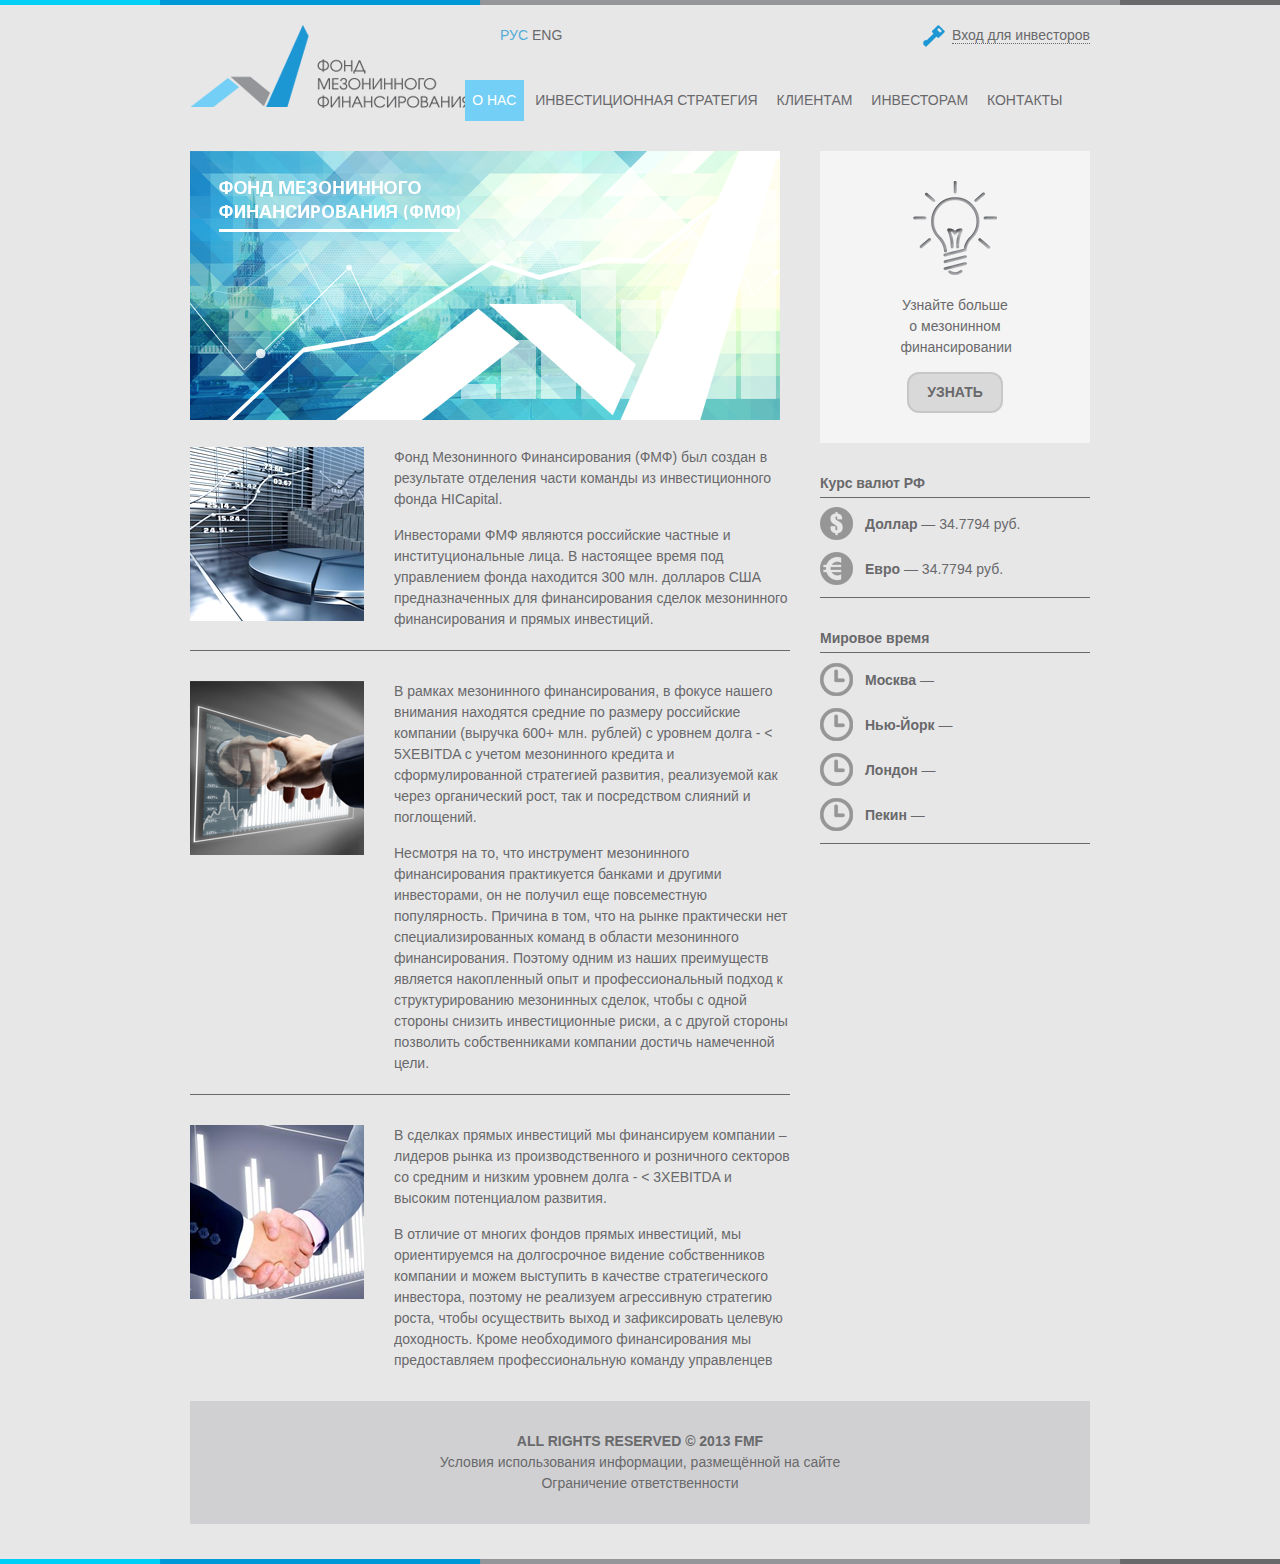
<file: index.html>
<!DOCTYPE html>
<html>
<head>
	<title>FMF</title>
	<meta charset="utf-8">
	<link rel="stylesheet" type="text/css" href="css/main.css">
	<link rel="stylesheet" type="text/css" href="css/dropdown.css">
	<link rel="stylesheet" type="text/css" href="css/grids-min.css">
	<link rel="stylesheet" type="text/css" href="css/jClocksGMT.css">
	<script src="js/jquery-1.10.2.min.js"></script>
	<script src="js/jquery.rotate.js"></script>
	<script src="js/jClocksGMT.js"></script>
	<script src="js/jquery.dropdown.js"></script>
	<script src="js/init.js"></script>
</head>	
<body>
	<div class="wrap">
		<div class="container">
			<header class="header">
	        	<a href="index.html">
	        		<img src="img/logo.png" class="logo left" alt="Logo">
	        	</a>
	        	<div class="lang-switch left">
	        		<a href="" class="lang-active">рус</a>
	        		<a href="">eng</a>
	        	</div>
	        	<div class="login right">
	        		<img src="img/icons/key.png" alt="login" class="login__ico">
	        		<a href="" class="login__link">Вход для инвесторов</a>
	        	</div>
		        <nav class="nav">
		            <ul class="nav__list dropdown">
		                <li class="nav__item">
		                    <a class="nav__link menu-active" href="#" disabled>О нас</a>
		                </li>
		                <li class="nav__item">
		                    <a class="nav__link" href="invest-strategy.html">инвестиционная стратегия</a>
		                    <ul class="sub_menu">
		                    	<li>
		                    		<a href="invest-strategy-mez.html" class="sub_menu__link">Мезонинное финансирование</a>
		                    	</li>
		                    	<li>
		                    		<a href="invest-strategy-direct-invest.html" class="sub_menu__link">Прямые инвестиции</a>
		                    	</li>
		                    </ul>
		                </li>
		                <li class="nav__item">
		                    <a class="nav__link" href="clients.html">клиентам</a>
		                </li>
		                <li class="nav__item">
		                    <a class="nav__link" href="investors.html">инвесторам</a>
		                </li>
		                <li class="nav__item">
		                    <a class="nav__link" href="contacts.html">контакты</a>
		                    <ul class="sub_menu">
		                    	<li>
		                    		<a href="contact-info.html" class="sub_menu__link">Контактная информация</a>
		                    	</li>
		                    	<li>
		                    		<a href="contact-vacancies.html" class="sub_menu__link">Вакансии</a>
		                    	</li>
		                    </ul>
		                </li>
		            </ul>
		        </nav>
		    </header>
			<div class="pure-g-r">
				<div class="pure-u-16-24">
					<img src="img/content/fmf-banner.png" alt="">
					<div class="media">
						<img src="img/content/maket_inner01_0002s_0003_Layer-36.png" alt="" class="media__img">
						<p class="media__text">Фонд Мезонинного Финансирования (ФМФ) был создан в результате отделения части команды из инвестиционного фонда HICapital.</p>

						<p class="media__text">Инвесторами ФМФ являются российские частные и институциональные лица. В настоящее время под управлением фонда находится 300 млн. долларов США предназначенных для финансирования сделок мезонинного финансирования и прямых инвестиций.</p>
					</div>
					<div class="media">
						<img src="img/content/maket_inner01_0002s_0002_Layer-37.png" alt="" class="media__img">
						<div class="media__body">
							<p class="media__text">В рамках мезонинного финансирования, в фокусе нашего внимания находятся средние по размеру российские компании (выручка 600+ млн. рублей) с уровнем долга - < 5ХEBITDA с учетом мезонинного кредита и сформулированной стратегией развития, реализуемой как через органический рост, так и посредством слияний и поглощений.</p>
							
							<p class="media__text">Несмотря на то, что инструмент мезонинного финансирования практикуется банками и другими инвесторами, он не получил еще повсеместную популярность. Причина в том, что на рынке практически нет специализированных команд в области мезонинного финансирования.  Поэтому одним из наших преимуществ является накопленный опыт и профессиональный подход к структурированию мезонинных сделок, чтобы с одной стороны снизить инвестиционные риски, а с другой стороны позволить собственниками компании достичь намеченной цели.</p>
						</div>
					</div>
					<div class="media">
						<img src="img/content/maket_inner01_0002s_0001_Layer-38.png" alt="" class="media__img">
						<p class="media__text">В сделках прямых инвестиций мы финансируем компании – лидеров рынка из производственного и розничного секторов со средним и низким уровнем долга - < 3ХEBITDA и высоким потенциалом развития.</p>

						<p class="media__text">В отличие от многих фондов прямых инвестиций, мы ориентируемся на долгосрочное видение собственников компании и можем выступить в качестве стратегического инвестора, поэтому не реализуем агрессивную стратегию роста, чтобы осуществить выход и зафиксировать целевую доходность.  Кроме необходимого финансирования мы предоставляем профессиональную команду управленцев</p>
					</div>
				</div>
				<div class="pure-u-8-24 padding-left-3">
					<div class="banner">
						<div class="banner__img"></div>
						<p>Узнайте больше о мезонинном финансировании</p>
						<a href="more.html" class="btn">узнать</a>
					</div>
					<div class="key-value">
						<h1 class="key-value__heading">Курс валют РФ</h1>
						<div class="key-value__item">
							<img src="img/content/usd.png" alt="" class="key-value__img">
							<span class="key-value__key">Доллар</span>
							<span class="key-value__value">34.7794 руб.</span>
						</div>
						<div class="key-value__item">
							<img src="img/content/euro.png" alt="" class="key-value__img">
							<span class="key-value__key">Евро</span>
							<span class="key-value__value">34.7794 руб.</span>
						</div>
					</div>
					<div class="key-value">
						<h1 class="key-value__heading">Мировое время</h1>
						<div class="key-value__item">
							<img src="img/content/watch.png" alt="" class="key-value__img">
							<span class="key-value__key">Москва</span>
							<span class="key-value__value">
								<span id="clock_msk" class="clock_container">
									<span class="digital">
										<span class="hr"></span>
										<span class="minute"></span>
									</span>
								</span>
							</span>
						</div>
						<div class="key-value__item">
							<img src="img/content/watch.png" alt="" class="key-value__img">
							<span class="key-value__key">Нью-Йорк</span>
							<span class="key-value__value">
								<span id="clock_ny" class="clock_container">
									<span class="digital">
										<span class="hr"></span>
										<span class="minute"></span>
									</span>
								</span>
							</span>
						</div>
						<div class="key-value__item">
							<img src="img/content/watch.png" alt="" class="key-value__img">
							<span class="key-value__key">Лондон</span>
							<span class="key-value__value">
								<span id="clock_london" class="clock_container">
									<span class="digital">
										<span class="hr"></span>
										<span class="minute"></span>
									</span>
								</span>
							</span>
						</div>
						<div class="key-value__item">
							<img src="img/content/watch.png" alt="" class="key-value__img">
							<span class="key-value__key">Пекин</span>
							<span class="key-value__value">
								<span id="clock_honkong" class="clock_container">
									<span class="digital">
										<span class="hr"></span>
										<span class="minute"></span>
									</span>
								</span>
							</span>
						</div>
					</div>
				</div>
			</div>
			<footer class="footer">
				<p class="cred">All rights reserved &copy; 2013 FMF</p>
				<a href="#" class="footer__link">Условия использования информации, размещённой на сайте</a>
				<a href="#" class="footer__link">Ограничение ответственности</a>
			</footer>
		</div>
	</div>
</body>
</html>
</file>
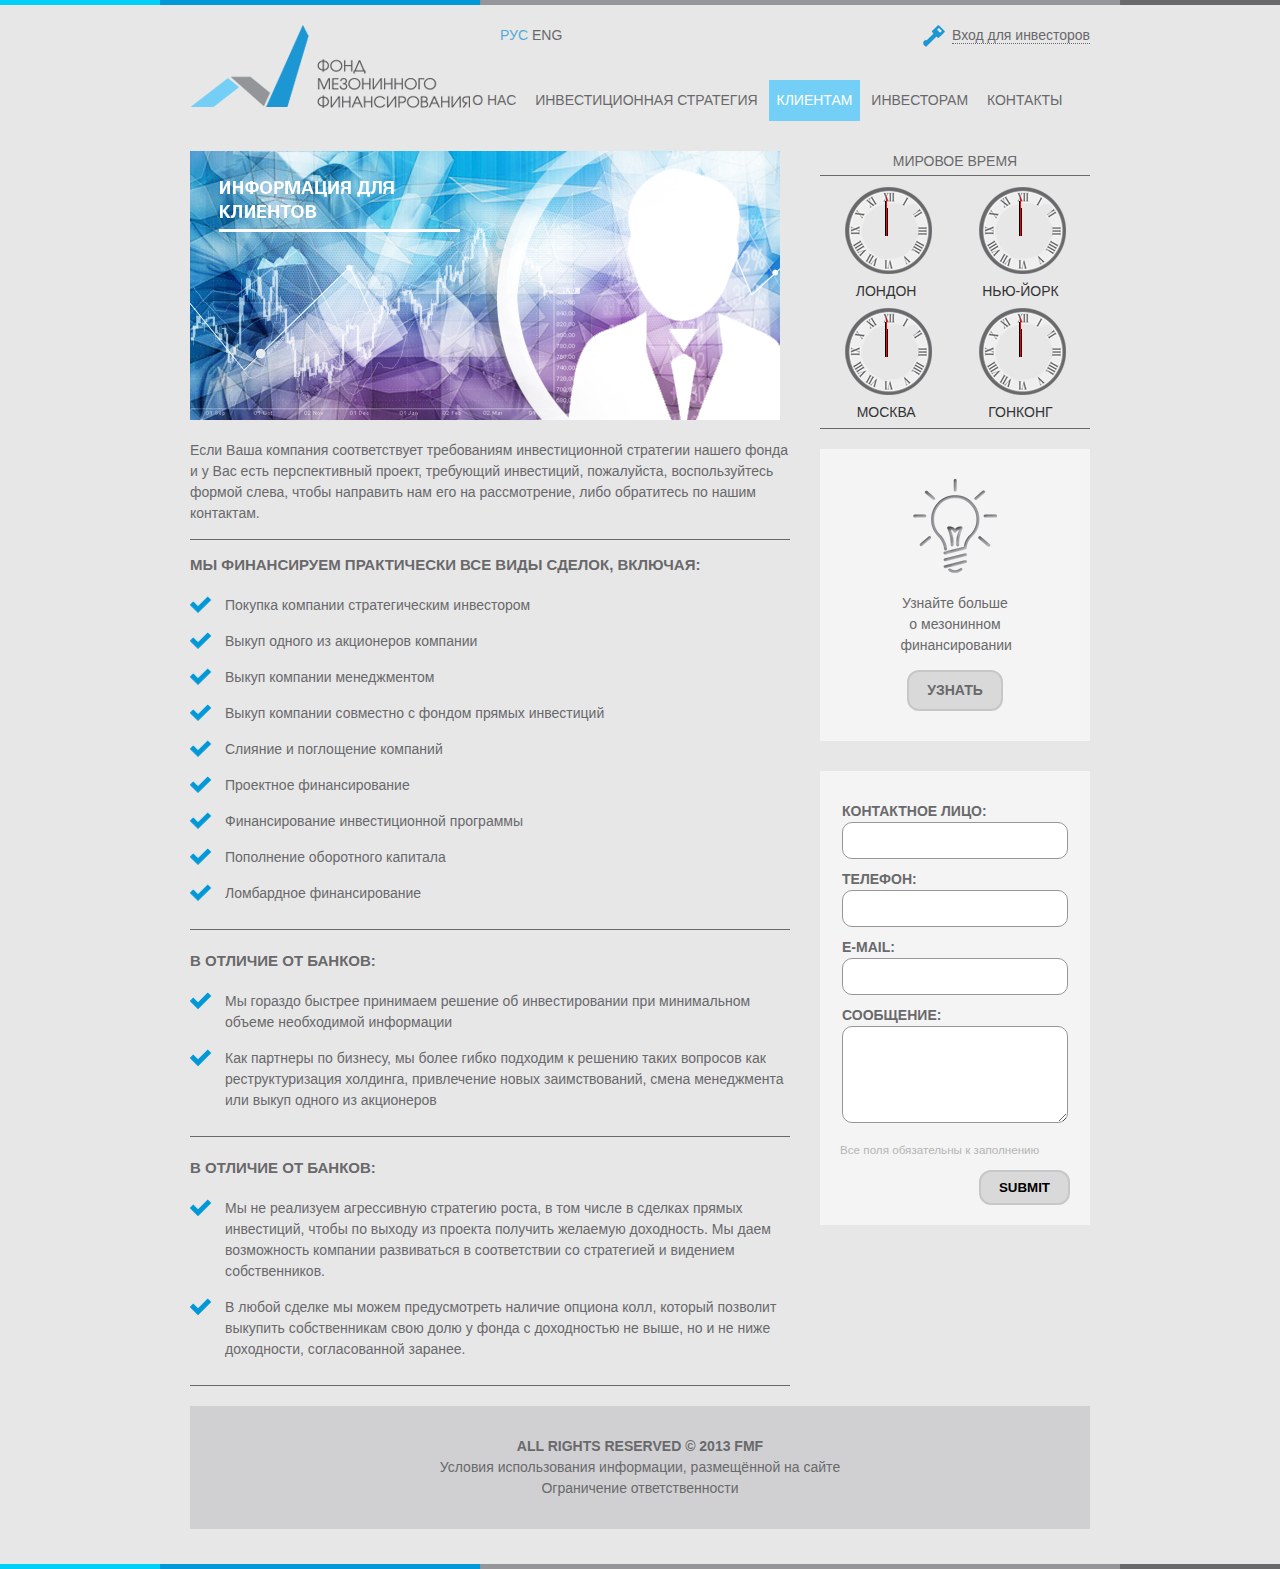
<file: clients.html>
<!DOCTYPE html>
<html>
<head>
	<title>FMF</title>
	<meta charset="utf-8">
	<link rel="stylesheet" type="text/css" href="css/main.css">
	<link rel="stylesheet" type="text/css" href="css/dropdown.css">
	<link rel="stylesheet" type="text/css" href="css/grids-min.css">
	<link rel="stylesheet" type="text/css" href="css/jClocksGMT.css">
	<script src="js/jquery-1.10.2.min.js"></script>
	<script src="js/jquery.rotate.js"></script>
	<script src="js/jClocksGMT.js"></script>
	<script src="js/jquery.dropdown.js"></script>
	<script src="js/init.js"></script>
</head>	
<body>
	<div class="wrap">
		<div class="container">
			<header class="header">
	        	<a href="index.html">
	        		<img src="img/logo.png" class="logo left" alt="Logo">
	        	</a>
	        	<div class="lang-switch left">
	        		<a href="" class="lang-active">рус</a>
	        		<a href="">eng</a>
	        	</div>
	        	<div class="login right">
	        		<img src="img/icons/key.png" alt="login" class="login__ico">
	        		<a href="" class="login__link">Вход для инвесторов</a>
	        	</div>
		        <nav class="nav">
		            <ul class="nav__list dropdown">
		                <li class="nav__item">
		                    <a class="nav__link" href="index.html">О нас</a>
		                </li>
		                <li class="nav__item">
		                    <a class="nav__link" href="invest-strategy.html">инвестиционная стратегия</a>
		                    <ul class="sub_menu">
		                    	<li>
		                    		<a href="invest-strategy-mez.html" class="sub_menu__link">Мезонинное финансирование</a>
		                    	</li>
		                    	<li>
		                    		<a href="invest-strategy-direct-invest.html" class="sub_menu__link">Прямые инвестиции</a>
		                    	</li>
		                    </ul>
		                </li>
		                <li class="nav__item">
		                    <a class="nav__link menu-active" href="clients.html">клиентам</a>
		                </li>
		                <li class="nav__item">
		                    <a class="nav__link" href="investors.html">инвесторам</a>
		                </li>
		                <li class="nav__item">
		                    <a class="nav__link" href="contacts.html">контакты</a>
		                    <ul class="sub_menu">
		                    	<li>
		                    		<a href="contact-info.html" class="sub_menu__link">Контактная информация</a>
		                    	</li>
		                    	<li>
		                    		<a href="contact-vacancies.html" class="sub_menu__link">Вакансии</a>
		                    	</li>
		                    </ul>
		                </li>
		            </ul>
		        </nav>
		    </header>
			<div class="pure-g-r">
				<div class="pure-u-16-24">
					<img src="img/content/clients.png" alt="">
					<p class="p-bordered">Если Ваша компания соответствует требованиям инвестиционной стратегии нашего фонда и у Вас есть перспективный проект, требующий инвестиций, пожалуйста, воспользуйтесь формой слева, чтобы направить нам его на рассмотрение, либо обратитесь по нашим контактам.</p>
					<ul class="list list_bordered">
						<h1 class="list__heading">Мы финансируем практически все виды сделок, включая:</h1>
						<li class="list__item">Покупка компании стратегическим инвестором</li>
						<li class="list__item">Выкуп одного из акционеров компании</li>
						<li class="list__item">Выкуп компании менеджментом</li>
						<li class="list__item">Выкуп компании совместно с фондом прямых инвестиций</li>
						<li class="list__item">Слияние и поглощение компаний</li>
						<li class="list__item">Проектное финансирование</li>
						<li class="list__item">Финансирование инвестиционной программы</li>
						<li class="list__item">Пополнение оборотного капитала</li>
						<li class="list__item">Ломбардное финансирование</li>
					</ul>
					<ul class="list list_bordered">
						<h1 class="list__heading">В отличие от банков:</h1>
						<li class="list__item">Мы гораздо быстрее принимаем решение об инвестировании при минимальном объеме необходимой информации</li>
						<li class="list__item">Как партнеры по бизнесу, мы более гибко подходим к решению таких вопросов как реструктуризация холдинга, привлечение новых заимствований, смена менеджмента или выкуп одного из акционеров</li>
					</ul>
					<ul class="list list_bordered">
						<h1 class="list__heading">В отличие от банков:</h1>
						<li class="list__item">Мы не реализуем агрессивную стратегию роста, в том числе в сделках прямых инвестиций, чтобы по выходу из проекта получить желаемую доходность. Мы даем возможность компании развиваться в соответствии со стратегией и видением собственников.</li>
						<li class="list__item">В любой сделке мы можем предусмотреть наличие опциона колл, который позволит выкупить собственникам свою долю у фонда с доходностью не выше, но и не ниже доходности, согласованной заранее.</li>
					</ul>
				</div>
				<div class="pure-u-8-24 padding-left-3">
					<div class="world-time">
						<h1 class="world-time__heading">Мировое время</h1>
						<div id="clock_london" class="clock_container">
							<div class="clockHolder">
								<div class="rotatingWrapper">
									<img class="hour" src="img/clock/clock_hour.png">
								</div>
								<div class="rotatingWrapper">
									<img class="min" src="img/clock/clock_min.png">
								</div>
								<div class="rotatingWrapper">
									<img class="sec" src="img/clock/clock_sec.png">
								</div>
								<img class="clock" src="img/clock/clock_face.png" />
							</div>
							<div class="lbl">лондон</div>
						</div>
						<div id="clock_ny" class="clock_container">
							<div class="clockHolder">
								<div class="rotatingWrapper">
									<img class="hour" src="img/clock/clock_hour.png">
								</div>
								<div class="rotatingWrapper">
									<img class="min" src="img/clock/clock_min.png">
								</div>
								<div class="rotatingWrapper">
									<img class="sec" src="img/clock/clock_sec.png">
								</div>
								<img class="clock" src="img/clock/clock_face.png" />
							</div>
							<div class="lbl">нью-йорк</div>
						</div>
						<div id="clock_msk" class="clock_container">
							<div class="clockHolder">
								<div class="rotatingWrapper">
									<img class="hour" src="img/clock/clock_hour.png">
								</div>
								<div class="rotatingWrapper">
									<img class="min" src="img/clock/clock_min.png">
								</div>
								<div class="rotatingWrapper">
									<img class="sec" src="img/clock/clock_sec.png">
								</div>
								<img class="clock" src="img/clock/clock_face.png" />
							</div>
							<div class="lbl">москва</div>
						</div>
						<div id="clock_honkong" class="clock_container">
							<div class="clockHolder">
								<div class="rotatingWrapper">
									<img class="hour" src="img/clock/clock_hour.png">
								</div>
								<div class="rotatingWrapper">
									<img class="min" src="img/clock/clock_min.png">
								</div>
								<div class="rotatingWrapper">
									<img class="sec" src="img/clock/clock_sec.png">
								</div>
								<img class="clock" src="img/clock/clock_face.png" />
							</div>
							<div class="lbl">гонконг</div>
						</div>
					</div>
					<div class="banner">
						<div class="banner__img"></div>
						<p>Узнайте больше о мезонинном финансировании</p>
						<a href="more.html" class="btn">узнать</a>
					</div>
					<form action="" class="form">
						<fieldset class="fieldset">
							<label for="contact" class="label">Контактное лицо:</label>
							<input type="text" class="input" id="contact">
							<label for="phone" class="label">Телефон:</label>
							<input type="text" class="input" id="phone">
							<label for="email" class="label">e-mail:</label>
							<input type="text" class="input" id="email">
							<label for="message" class="label">Сообщение:</label>
							<textarea rows="5" type="text" class="textarea" id="message"></textarea>
						</fieldset>
						<small class="small">Все поля обязательны к заполнению</small>
						<input type="submit" class="btn right">
					</form>
				</div>
			</div>
			<footer class="footer">
				<p class="cred">All rights reserved &copy; 2013 FMF</p>
				<a href="#" class="footer__link">Условия использования информации, размещённой на сайте</a>
				<a href="#" class="footer__link">Ограничение ответственности</a>
			</footer>
		</div>
	</div>
</body>
</html>
</file>
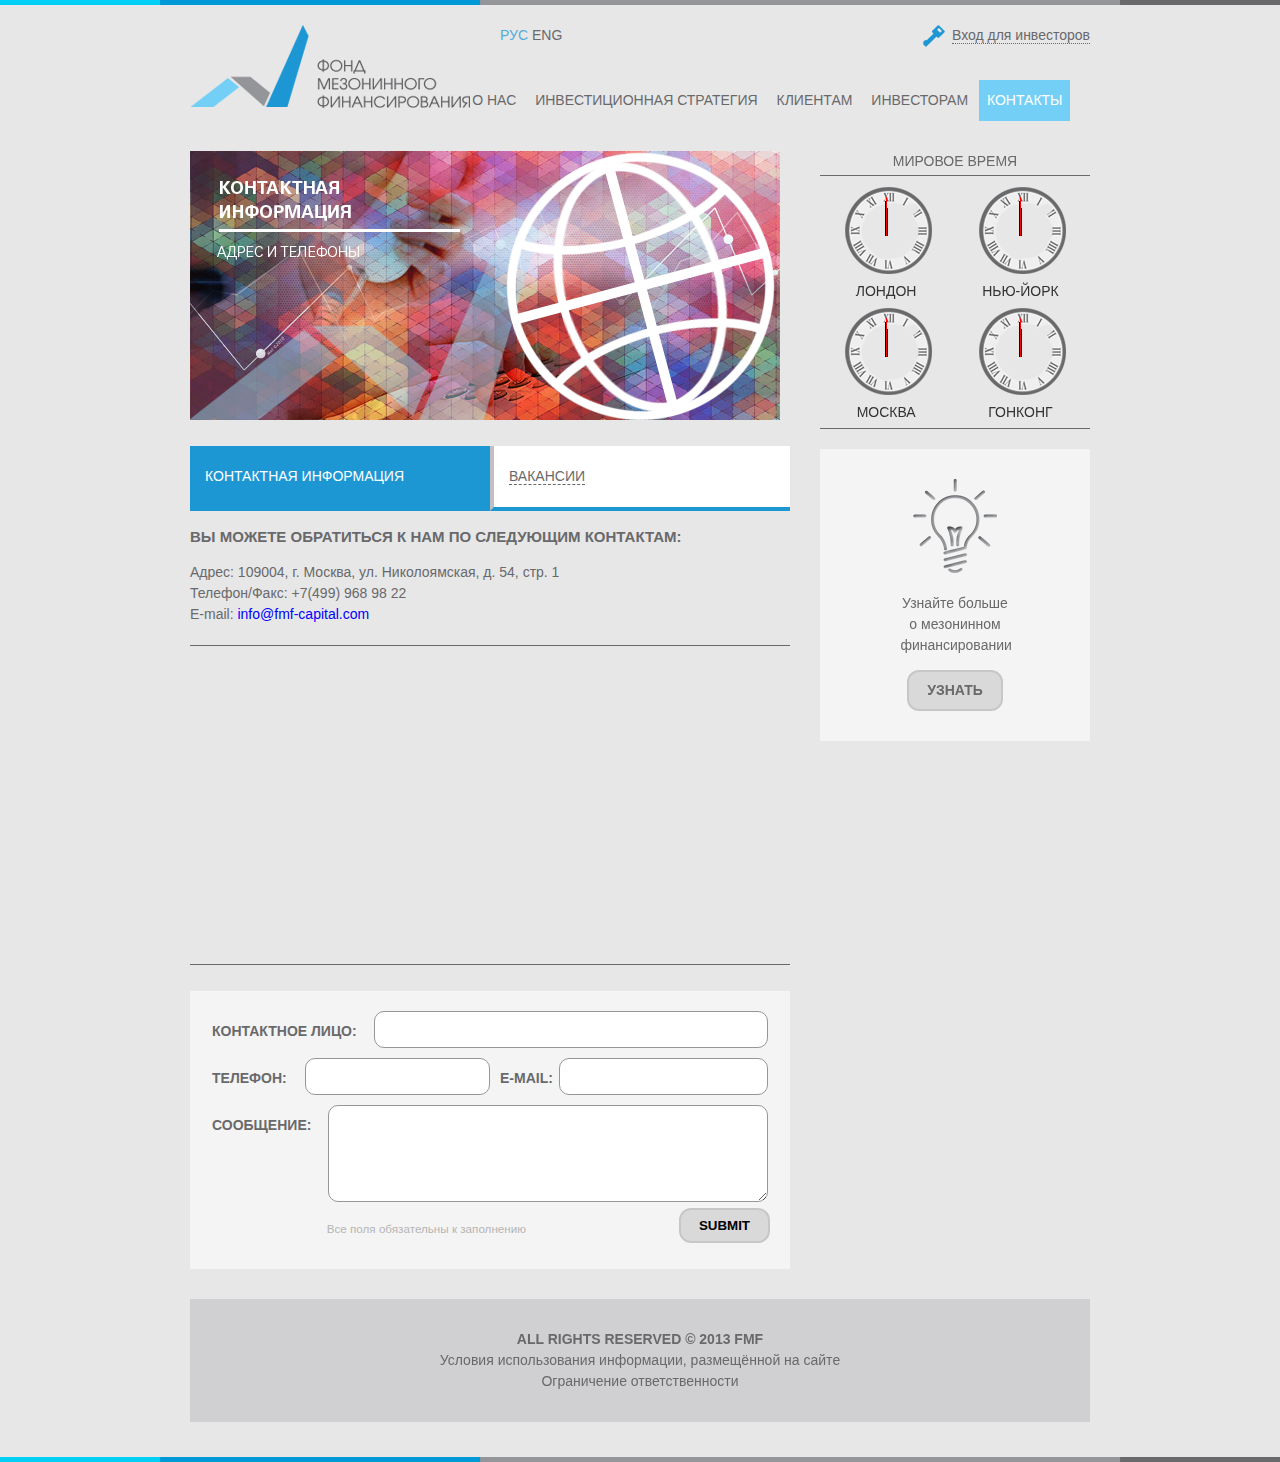
<file: contact-info.html>
<!DOCTYPE html>
<html>
<head>
	<title>FMF</title>
	<meta charset="utf-8">
	<link rel="stylesheet" type="text/css" href="css/main.css">
	<link rel="stylesheet" type="text/css" href="css/dropdown.css">
	<link rel="stylesheet" type="text/css" href="css/grids-min.css">
	<link rel="stylesheet" type="text/css" href="css/jClocksGMT.css">
	<script src="js/jquery-1.10.2.min.js"></script>
	<script src="js/jquery.rotate.js"></script>
	<script src="js/jClocksGMT.js"></script>
	<script src="js/jquery.dropdown.js"></script>
	<script src="js/init.js"></script>
</head>	
<body>
	<div class="wrap">
		<div class="container">
			<header class="header">
	        	<a href="index.html">
	        		<img src="img/logo.png" class="logo left" alt="Logo">
	        	</a>
	        	<div class="lang-switch left">
	        		<a href="" class="lang-active">рус</a>
	        		<a href="">eng</a>
	        	</div>
	        	<div class="login right">
	        		<img src="img/icons/key.png" alt="login" class="login__ico">
	        		<a href="" class="login__link">Вход для инвесторов</a>
	        	</div>
		        <nav class="nav">
		            <ul class="nav__list dropdown">
		                <li class="nav__item">
		                    <a class="nav__link" href="index.html">О нас</a>
		                </li>
		                <li class="nav__item">
		                    <a class="nav__link" href="invest-strategy.html">инвестиционная стратегия</a>
		                    <ul class="sub_menu">
		                    	<li>
		                    		<a href="invest-strategy-mez.html" class="sub_menu__link">Мезонинное финансирование</a>
		                    	</li>
		                    	<li>
		                    		<a href="invest-strategy-direct-invest.html" class="sub_menu__link">Прямые инвестиции</a>
		                    	</li>
		                    </ul>
		                </li>
		                <li class="nav__item">
		                    <a class="nav__link" href="clients.html">клиентам</a>
		                </li>
		                <li class="nav__item">
		                    <a class="nav__link" href="investors.html">инвесторам</a>
		                </li>
		                <li class="nav__item  menu-active">
		                    <a class="nav__link" href="contacts.html">контакты</a>
		                    <ul class="sub_menu">
		                    	<li>
		                    		<a href="contact-info.html" class="sub_menu__link">Контактная информация</a>
		                    	</li>
		                    	<li>
		                    		<a href="contact-vacancies.html" class="sub_menu__link">Вакансии</a>
		                    	</li>
		                    </ul>
		                </li>
		            </ul>
		        </nav>
		    </header>
			<div class="pure-g-r">
				<div class="pure-u-16-24">
					<img src="img/content/contact-info.png" alt="">
					<div class="pure-g-r margin-top-2">
						<div class="pure-u-24-24">
							<div class="tab tab-active">
								<a href="" class="tab__link">Контактная информация</a>
							</div>
							<div class="tab">
								<a href="" class="tab__link">Вакансии</a>
							</div>
						</div>
					</div>
					<h3 class="heading-3">Вы можете обратиться к нам по следующим контактам:</h3>
					<div class="contact">
						<p class="contact__item">Адрес: 109004, г. Москва, ул. Николоямская, д. 54, стр. 1</p>
						<p class="contact__item">Телефон/Факс: +7(499) 968 98 22</p>
						<p class="contact__item">E-mail: <a href="mailto:info@fmf-capital.com">info@fmf-capital.com</a></p>
					</div>
					<iframe class="map margin-bottom-2" src="http://maps.google.com/maps?f=q&amp;source=s_q&amp;hl=en&amp;geocode=&amp;q=Brooklyn,+New+York,+NY,+United+States&amp;aq=0&amp;sll=37.0625,-95.677068&amp;sspn=61.282355,146.513672&amp;ie=UTF8&amp;hq=&amp;hnear=Brooklyn,+Kings,+New+York&amp;ll=40.649974,-73.950005&amp;spn=0.01628,0.025663&amp;z=14&amp;iwloc=A&amp;output=embed"></iframe>
					<form action="" class="form margin-bottom-3">
						<fieldset class="fieldset">
							<div class="pure-g-r">
								<div class="margin-bottom-1 block">
									<div class="pure-u-7-24">
										<label for="contact" class="label">Контактное лицо:</label>
									</div>
									<div class="pure-u-17-24">
										<input type="text" class="input" id="contact">
									</div>
								</div>
								<div class="margin-bottom-1 block">
									<div class="pure-u-4-24">
										<label for="phone" class="label">Телефон:</label>
									</div>
									<div class="pure-u-8-24">
										<input type="text" class="input" id="phone">
									</div>
									<div class="pure-u-3-24">
										<label for="email" class="label padding-left-1">e-mail:</label>
									</div>
									<div class="pure-u-9-24">
										<input type="text" class="input" id="email">
									</div>
								</div>
								<div class="block">
									<div class="pure-u-5-24">
										<label for="message" class="label">Сообщение:</label>
									</div>
									<div class="pure-u-19-24">
										<textarea rows="5" type="text" class="textarea" id="message"></textarea>
									</div>
								</div>
							</div>
						</fieldset>
						<div class="block">
							<div class="pure-u-4-24">
							</div>
							<div class="pure-u-19-24 right">
								<small class="small">Все поля обязательны к заполнению</small>
								<input type="submit" class="btn right">
							</div>
						</div>
					</form>
				</div>
				<div class="pure-u-8-24 padding-left-3">
					<div class="world-time">
						<h1 class="world-time__heading">Мировое время</h1>
						<div id="clock_london" class="clock_container">
							<div class="clockHolder">
								<div class="rotatingWrapper">
									<img class="hour" src="img/clock/clock_hour.png">
								</div>
								<div class="rotatingWrapper">
									<img class="min" src="img/clock/clock_min.png">
								</div>
								<div class="rotatingWrapper">
									<img class="sec" src="img/clock/clock_sec.png">
								</div>
								<img class="clock" src="img/clock/clock_face.png" />
							</div>
							<div class="lbl">лондон</div>
						</div>
						<div id="clock_ny" class="clock_container">
							<div class="clockHolder">
								<div class="rotatingWrapper">
									<img class="hour" src="img/clock/clock_hour.png">
								</div>
								<div class="rotatingWrapper">
									<img class="min" src="img/clock/clock_min.png">
								</div>
								<div class="rotatingWrapper">
									<img class="sec" src="img/clock/clock_sec.png">
								</div>
								<img class="clock" src="img/clock/clock_face.png" />
							</div>
							<div class="lbl">нью-йорк</div>
						</div>
						<div id="clock_msk" class="clock_container">
							<div class="clockHolder">
								<div class="rotatingWrapper">
									<img class="hour" src="img/clock/clock_hour.png">
								</div>
								<div class="rotatingWrapper">
									<img class="min" src="img/clock/clock_min.png">
								</div>
								<div class="rotatingWrapper">
									<img class="sec" src="img/clock/clock_sec.png">
								</div>
								<img class="clock" src="img/clock/clock_face.png" />
							</div>
							<div class="lbl">москва</div>
						</div>
						<div id="clock_honkong" class="clock_container">
							<div class="clockHolder">
								<div class="rotatingWrapper">
									<img class="hour" src="img/clock/clock_hour.png">
								</div>
								<div class="rotatingWrapper">
									<img class="min" src="img/clock/clock_min.png">
								</div>
								<div class="rotatingWrapper">
									<img class="sec" src="img/clock/clock_sec.png">
								</div>
								<img class="clock" src="img/clock/clock_face.png" />
							</div>
							<div class="lbl">гонконг</div>
						</div>
					</div>
					<div class="banner">
						<div class="banner__img"></div>
						<p>Узнайте больше о мезонинном финансировании</p>
						<a href="more.html" class="btn">узнать</a>
					</div>
				</div>
			</div>
			<footer class="footer">
				<p class="cred">All rights reserved &copy; 2013 FMF</p>
				<a href="#" class="footer__link">Условия использования информации, размещённой на сайте</a>
				<a href="#" class="footer__link">Ограничение ответственности</a>
			</footer>
		</div>
	</div>
</body>
</html>
</file>
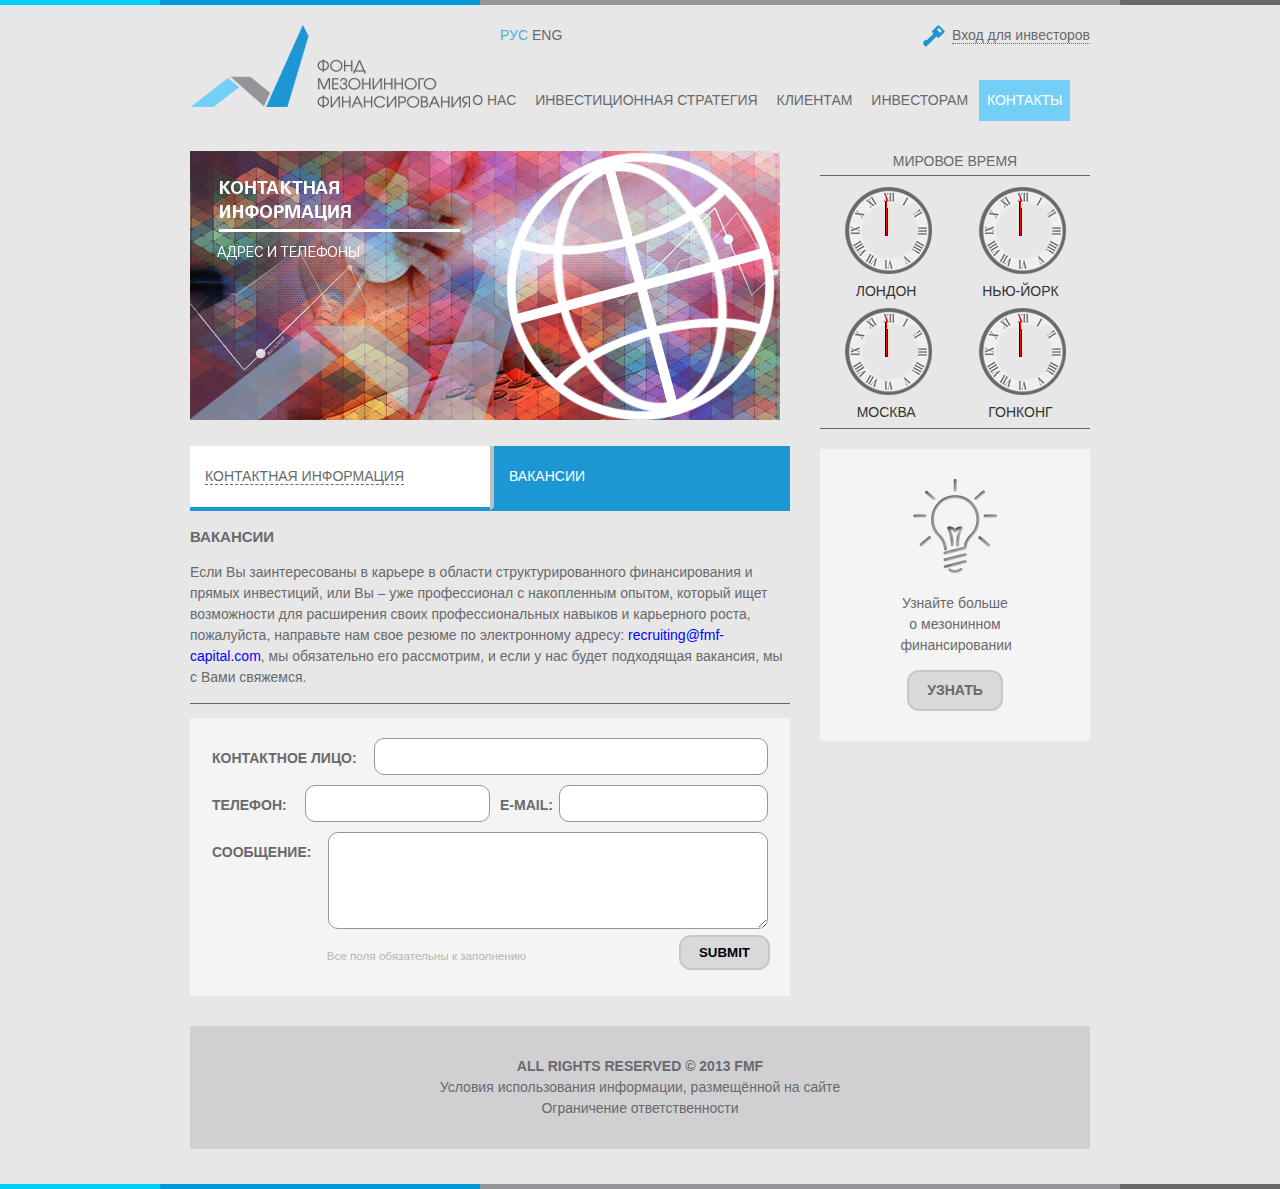
<file: contact-vacancies.html>
<!DOCTYPE html>
<html>
<head>
	<title>FMF</title>
	<meta charset="utf-8">
	<link rel="stylesheet" type="text/css" href="css/main.css">
	<link rel="stylesheet" type="text/css" href="css/dropdown.css">
	<link rel="stylesheet" type="text/css" href="css/grids-min.css">
	<link rel="stylesheet" type="text/css" href="css/jClocksGMT.css">
	<script src="js/jquery-1.10.2.min.js"></script>
	<script src="js/jquery.rotate.js"></script>
	<script src="js/jClocksGMT.js"></script>
	<script src="js/jquery.dropdown.js"></script>
	<script src="js/init.js"></script>
</head>	
<body>
	<div class="wrap">
		<div class="container">
			<header class="header">
	        	<a href="index.html">
	        		<img src="img/logo.png" class="logo left" alt="Logo">
	        	</a>
	        	<div class="lang-switch left">
	        		<a href="" class="lang-active">рус</a>
	        		<a href="">eng</a>
	        	</div>
	        	<div class="login right">
	        		<img src="img/icons/key.png" alt="login" class="login__ico">
	        		<a href="" class="login__link">Вход для инвесторов</a>
	        	</div>
		        <nav class="nav">
		            <ul class="nav__list dropdown">
		                <li class="nav__item">
		                    <a class="nav__link" href="index.html">О нас</a>
		                </li>
		                <li class="nav__item">
		                    <a class="nav__link" href="invest-strategy.html">инвестиционная стратегия</a>
		                    <ul class="sub_menu">
		                    	<li>
		                    		<a href="invest-strategy-mez.html" class="sub_menu__link">Мезонинное финансирование</a>
		                    	</li>
		                    	<li>
		                    		<a href="invest-strategy-direct-invest.html" class="sub_menu__link">Прямые инвестиции</a>
		                    	</li>
		                    </ul>
		                </li>
		                <li class="nav__item">
		                    <a class="nav__link" href="clients.html">клиентам</a>
		                </li>
		                <li class="nav__item">
		                    <a class="nav__link" href="investors.html">инвесторам</a>
		                </li>
		                <li class="nav__item menu-active">
		                    <a class="nav__link" href="contacts.html">контакты</a>
		                    <ul class="sub_menu">
		                    	<li>
		                    		<a href="contact-info.html" class="sub_menu__link">Контактная информация</a>
		                    	</li>
		                    	<li>
		                    		<a href="contact-vacancies.html" class="sub_menu__link" disabled>Вакансии</a>
		                    	</li>
		                    </ul>
		                </li>
		            </ul>
		        </nav>
		    </header>
			<div class="pure-g-r">
				<div class="pure-u-16-24">
					<img src="img/content/contact-info.png" alt="">
					<div class="pure-g-r margin-top-2">
						<div class="pure-u-24-24">
							<div class="tab ">
								<a href="" class="tab__link">Контактная информация</a>
							</div>
							<div class="tab tab-active">
								<a href="" class="tab__link">Вакансии</a>
							</div>
						</div>
					</div>
					<h3 class="heading-3">вакансии</h3>
					<p class="p-bordered">Если Вы заинтересованы в карьере в области структурированного финансирования и прямых инвестиций, или Вы – уже профессионал с накопленным опытом, который ищет возможности для расширения своих профессиональных навыков и карьерного роста, пожалуйста, направьте нам свое резюме по электронному адресу: <a href="mailto:recruiting@fmf-capital.com">recruiting@fmf-capital.com</a>, мы обязательно его рассмотрим, и если у нас будет подходящая вакансия, мы с Вами свяжемся.</p>
					<form action="" class="form margin-bottom-3">
						<fieldset class="fieldset">
							<div class="pure-g-r">
								<div class="margin-bottom-1 block">
									<div class="pure-u-7-24">
										<label for="contact" class="label">Контактное лицо:</label>
									</div>
									<div class="pure-u-17-24">
										<input type="text" class="input" id="contact">
									</div>
								</div>
								<div class="margin-bottom-1 block">
									<div class="pure-u-4-24">
										<label for="phone" class="label">Телефон:</label>
									</div>
									<div class="pure-u-8-24">
										<input type="text" class="input" id="phone">
									</div>
									<div class="pure-u-3-24">
										<label for="email" class="label padding-left-1">e-mail:</label>
									</div>
									<div class="pure-u-9-24">
										<input type="text" class="input" id="email">
									</div>
								</div>
								<div class="block">
									<div class="pure-u-5-24">
										<label for="message" class="label">Сообщение:</label>
									</div>
									<div class="pure-u-19-24">
										<textarea rows="5" type="text" class="textarea" id="message"></textarea>
									</div>
								</div>
							</div>
						</fieldset>
						<div class="block">
							<div class="pure-u-4-24">
							</div>
							<div class="pure-u-19-24 right">
								<small class="small">Все поля обязательны к заполнению</small>
								<input type="submit" class="btn right">
							</div>
						</div>
					</form>
				</div>
				<div class="pure-u-8-24 padding-left-3">
					<div class="world-time">
						<h1 class="world-time__heading">Мировое время</h1>
						<div id="clock_london" class="clock_container">
							<div class="clockHolder">
								<div class="rotatingWrapper">
									<img class="hour" src="img/clock/clock_hour.png">
								</div>
								<div class="rotatingWrapper">
									<img class="min" src="img/clock/clock_min.png">
								</div>
								<div class="rotatingWrapper">
									<img class="sec" src="img/clock/clock_sec.png">
								</div>
								<img class="clock" src="img/clock/clock_face.png" />
							</div>
							<div class="lbl">лондон</div>
						</div>
						<div id="clock_ny" class="clock_container">
							<div class="clockHolder">
								<div class="rotatingWrapper">
									<img class="hour" src="img/clock/clock_hour.png">
								</div>
								<div class="rotatingWrapper">
									<img class="min" src="img/clock/clock_min.png">
								</div>
								<div class="rotatingWrapper">
									<img class="sec" src="img/clock/clock_sec.png">
								</div>
								<img class="clock" src="img/clock/clock_face.png" />
							</div>
							<div class="lbl">нью-йорк</div>
						</div>
						<div id="clock_msk" class="clock_container">
							<div class="clockHolder">
								<div class="rotatingWrapper">
									<img class="hour" src="img/clock/clock_hour.png">
								</div>
								<div class="rotatingWrapper">
									<img class="min" src="img/clock/clock_min.png">
								</div>
								<div class="rotatingWrapper">
									<img class="sec" src="img/clock/clock_sec.png">
								</div>
								<img class="clock" src="img/clock/clock_face.png" />
							</div>
							<div class="lbl">москва</div>
						</div>
						<div id="clock_honkong" class="clock_container">
							<div class="clockHolder">
								<div class="rotatingWrapper">
									<img class="hour" src="img/clock/clock_hour.png">
								</div>
								<div class="rotatingWrapper">
									<img class="min" src="img/clock/clock_min.png">
								</div>
								<div class="rotatingWrapper">
									<img class="sec" src="img/clock/clock_sec.png">
								</div>
								<img class="clock" src="img/clock/clock_face.png" />
							</div>
							<div class="lbl">гонконг</div>
						</div>
					</div>
					<div class="banner">
						<div class="banner__img"></div>
						<p>Узнайте больше о мезонинном финансировании</p>
						<a href="more.html" class="btn">узнать</a>
					</div>
				</div>
			</div>
			<footer class="footer">
				<p class="cred">All rights reserved &copy; 2013 FMF</p>
				<a href="#" class="footer__link">Условия использования информации, размещённой на сайте</a>
				<a href="#" class="footer__link">Ограничение ответственности</a>
			</footer>
		</div>
	</div>
</body>
</html>
</file>
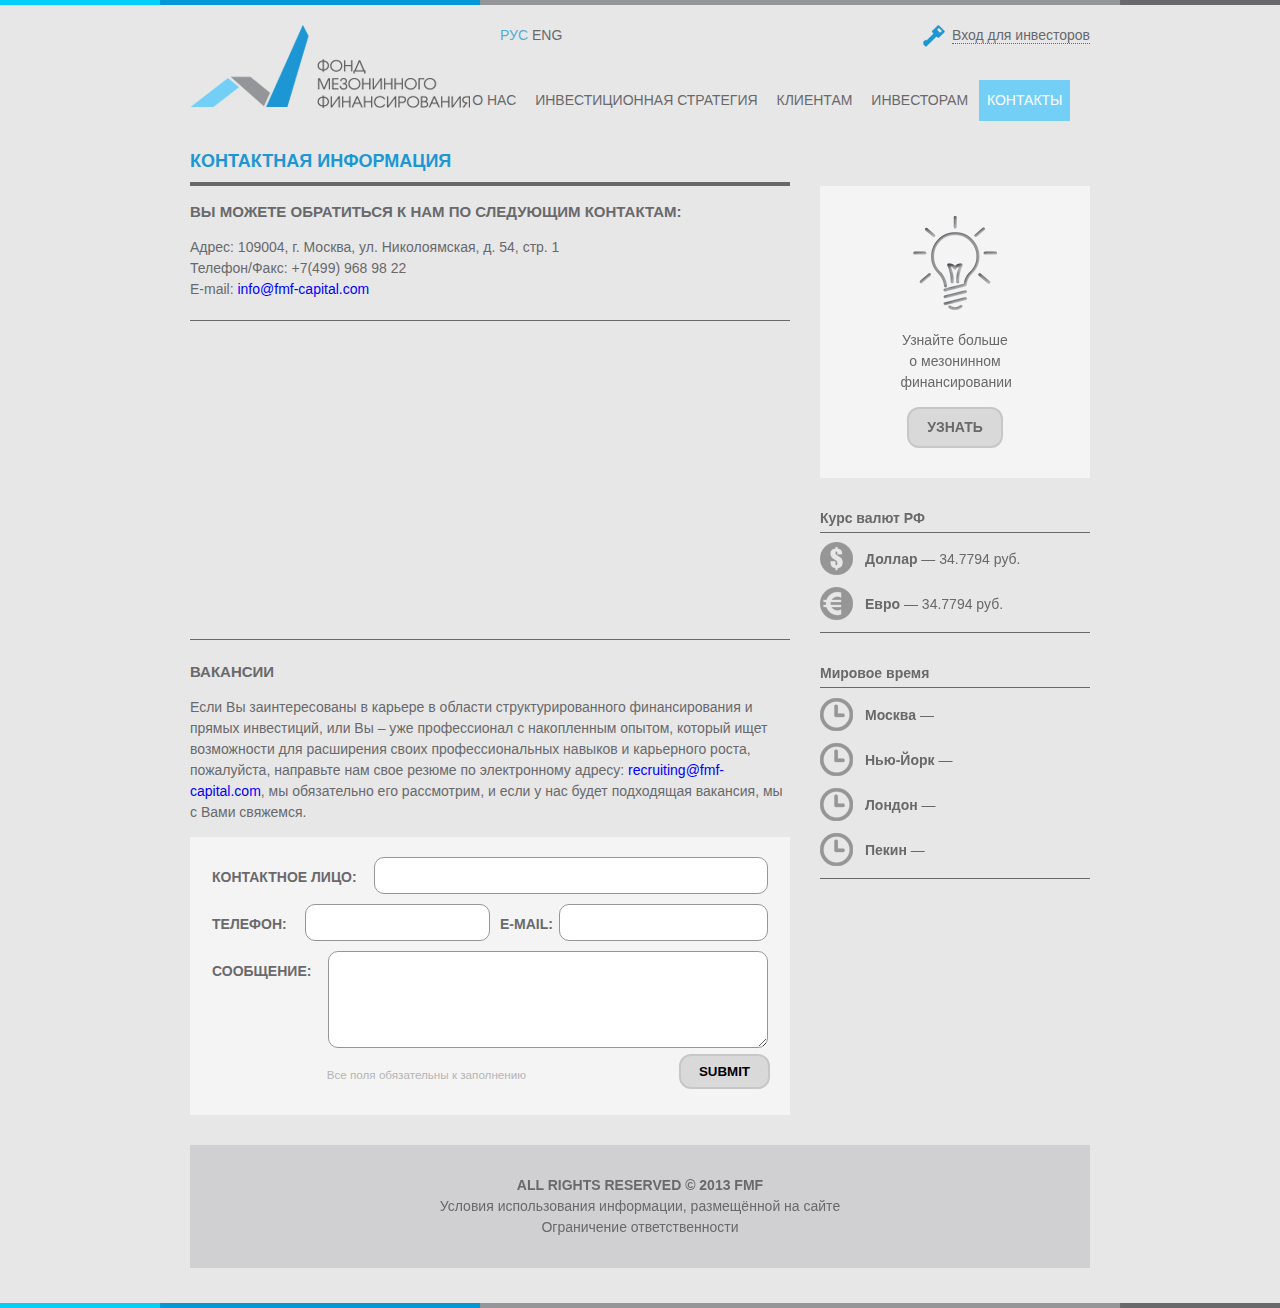
<file: contacts.html>
<!DOCTYPE html>
<html>
<head>
	<title>FMF</title>
	<meta charset="utf-8">
	<link rel="stylesheet" type="text/css" href="css/main.css">
	<link rel="stylesheet" type="text/css" href="css/dropdown.css">
	<link rel="stylesheet" type="text/css" href="css/grids-min.css">
	<link rel="stylesheet" type="text/css" href="css/jClocksGMT.css">
	<script src="js/jquery-1.10.2.min.js"></script>
	<script src="js/jquery.rotate.js"></script>
	<script src="js/jClocksGMT.js"></script>
	<script src="js/jquery.dropdown.js"></script>
	<script src="js/init.js"></script>
</head>	
<body>
	<div class="wrap">
		<div class="container">
			<header class="header">
	        	<a href="index.html">
	        		<img src="img/logo.png" class="logo left" alt="Logo">
	        	</a>
	        	<div class="lang-switch left">
	        		<a href="" class="lang-active">рус</a>
	        		<a href="">eng</a>
	        	</div>
	        	<div class="login right">
	        		<img src="img/icons/key.png" alt="login" class="login__ico">
	        		<a href="" class="login__link">Вход для инвесторов</a>
	        	</div>
		        <nav class="nav">
		            <ul class="nav__list dropdown">
		                <li class="nav__item">
		                    <a class="nav__link" href="about.html">О нас</a>
		                </li>
		                <li class="nav__item">
		                    <a class="nav__link" href="invest-strategy.html">инвестиционная стратегия</a>
		                    <ul class="sub_menu">
		                    	<li>
		                    		<a href="invest-strategy-mez.html" class="sub_menu__link">Мезонинное финансирование</a>
		                    	</li>
		                    	<li>
		                    		<a href="" class="sub_menu__link">Прямые инвестиции</a>
		                    	</li>
		                    </ul>
		                </li>
		                <li class="nav__item">
		                    <a class="nav__link" href="clients.html">клиентам</a>
		                </li>
		                <li class="nav__item">
		                    <a class="nav__link" href="#">инвесторам</a>
		                </li>
		                <li class="nav__item">
		                    <a class="nav__link menu-active" href="contacts.html">контакты</a>
		                    <ul class="sub_menu">
		                    	<li>
		                    		<a href="contact-info.html" class="sub_menu__link">Контактная информация</a>
		                    	</li>
		                    	<li>
		                    		<a href="vacancies.html" class="sub_menu__link">Вакансии</a>
		                    	</li>
		                    </ul>
		                </li>
		            </ul>
		        </nav>
		    </header>
		    <div class="pure-g-r">
		    	<div class="pure-u-16-24">
					<h1 class="heading">Контактная информация</h1>
		    	</div>
		    	<div class="pure-u-8-24"></div>
		    </div>
			<div class="pure-g-r">
				<div class="pure-u-16-24">
					<h3 class="heading-3">Вы можете обратиться к нам по следующим контактам:</h3>
					<div class="contact">
						<p class="contact__item">Адрес: 109004, г. Москва, ул. Николоямская, д. 54, стр. 1</p>
						<p class="contact__item">Телефон/Факс: +7(499) 968 98 22</p>
						<p class="contact__item">E-mail: <a href="mailto:info@fmf-capital.com">info@fmf-capital.com</a></p>
					</div>
					<iframe class="map" src="http://maps.google.com/maps?f=q&amp;source=s_q&amp;hl=en&amp;geocode=&amp;q=Brooklyn,+New+York,+NY,+United+States&amp;aq=0&amp;sll=37.0625,-95.677068&amp;sspn=61.282355,146.513672&amp;ie=UTF8&amp;hq=&amp;hnear=Brooklyn,+Kings,+New+York&amp;ll=40.649974,-73.950005&amp;spn=0.01628,0.025663&amp;z=14&amp;iwloc=A&amp;output=embed"></iframe>
					<h3 class="heading-3">вакансии</h3>
					<p>Если Вы заинтересованы в карьере в области структурированного финансирования и прямых инвестиций, или Вы – уже профессионал с накопленным опытом, который ищет возможности для расширения своих профессиональных навыков и карьерного роста, пожалуйста, направьте нам свое резюме по электронному адресу: <a href="mailto:recruiting@fmf-capital.com">recruiting@fmf-capital.com</a>, мы обязательно его рассмотрим, и если у нас будет подходящая вакансия, мы с Вами свяжемся.</p>
					<form action="" class="form margin-bottom-3">
						<fieldset class="fieldset">
							<div class="pure-g-r">
								<div class="margin-bottom-1 block">
									<div class="pure-u-7-24">
										<label for="contact" class="label">Контактное лицо:</label>
									</div>
									<div class="pure-u-17-24">
										<input type="text" class="input" id="contact">
									</div>
								</div>
								<div class="margin-bottom-1 block">
									<div class="pure-u-4-24">
										<label for="phone" class="label">Телефон:</label>
									</div>
									<div class="pure-u-8-24">
										<input type="text" class="input" id="phone">
									</div>
									<div class="pure-u-3-24">
										<label for="email" class="label padding-left-1">e-mail:</label>
									</div>
									<div class="pure-u-9-24">
										<input type="text" class="input" id="email">
									</div>
								</div>
								<div class="block">
									<div class="pure-u-5-24">
										<label for="message" class="label">Сообщение:</label>
									</div>
									<div class="pure-u-19-24">
										<textarea rows="5" type="text" class="textarea" id="message"></textarea>
									</div>
								</div>
							</div>
						</fieldset>
						<div class="block">
							<div class="pure-u-4-24">
							</div>
							<div class="pure-u-19-24 right">
								<small class="small">Все поля обязательны к заполнению</small>
								<input type="submit" class="btn right">
							</div>
						</div>
					</form>
				</div>
				<div class="pure-u-8-24 padding-left-3">
					<div class="banner">
						<div class="banner__img"></div>
						<p>Узнайте больше о мезонинном финансировании</p>
						<a href="" class="btn">узнать</a>
					</div>
					<div class="key-value">
						<h1 class="key-value__heading">Курс валют РФ</h1>
						<div class="key-value__item">
							<img src="img/content/usd.png" alt="" class="key-value__img">
							<span class="key-value__key">Доллар</span>
							<span class="key-value__value">34.7794 руб.</span>
						</div>
						<div class="key-value__item">
							<img src="img/content/euro.png" alt="" class="key-value__img">
							<span class="key-value__key">Евро</span>
							<span class="key-value__value">34.7794 руб.</span>
						</div>
					</div>
					<div class="key-value">
						<h1 class="key-value__heading">Мировое время</h1>
						<div class="key-value__item">
							<img src="img/content/watch.png" alt="" class="key-value__img">
							<span class="key-value__key">Москва</span>
							<span class="key-value__value">
								<span id="clock_msk" class="clock_container">
									<span class="digital">
										<span class="hr"></span>
										<span class="minute"></span>
									</span>
								</span>
							</span>
						</div>
						<div class="key-value__item">
							<img src="img/content/watch.png" alt="" class="key-value__img">
							<span class="key-value__key">Нью-Йорк</span>
							<span class="key-value__value">
								<span id="clock_ny" class="clock_container">
									<span class="digital">
										<span class="hr"></span>
										<span class="minute"></span>
									</span>
								</span>
							</span>
						</div>
						<div class="key-value__item">
							<img src="img/content/watch.png" alt="" class="key-value__img">
							<span class="key-value__key">Лондон</span>
							<span class="key-value__value">
								<span id="clock_london" class="clock_container">
									<span class="digital">
										<span class="hr"></span>
										<span class="minute"></span>
									</span>
								</span>
							</span>
						</div>
						<div class="key-value__item">
							<img src="img/content/watch.png" alt="" class="key-value__img">
							<span class="key-value__key">Пекин</span>
							<span class="key-value__value">
								<span id="clock_honkong" class="clock_container">
									<span class="digital">
										<span class="hr"></span>
										<span class="minute"></span>
									</span>
								</span>
							</span>
						</div>
					</div>
				</div>
			</div>
			<footer class="footer">
				<p class="cred">All rights reserved &copy; 2013 FMF</p>
				<a href="#" class="footer__link">Условия использования информации, размещённой на сайте</a>
				<a href="#" class="footer__link">Ограничение ответственности</a>
			</footer>
		</div>
	</div>
</body>
</html>
</file>
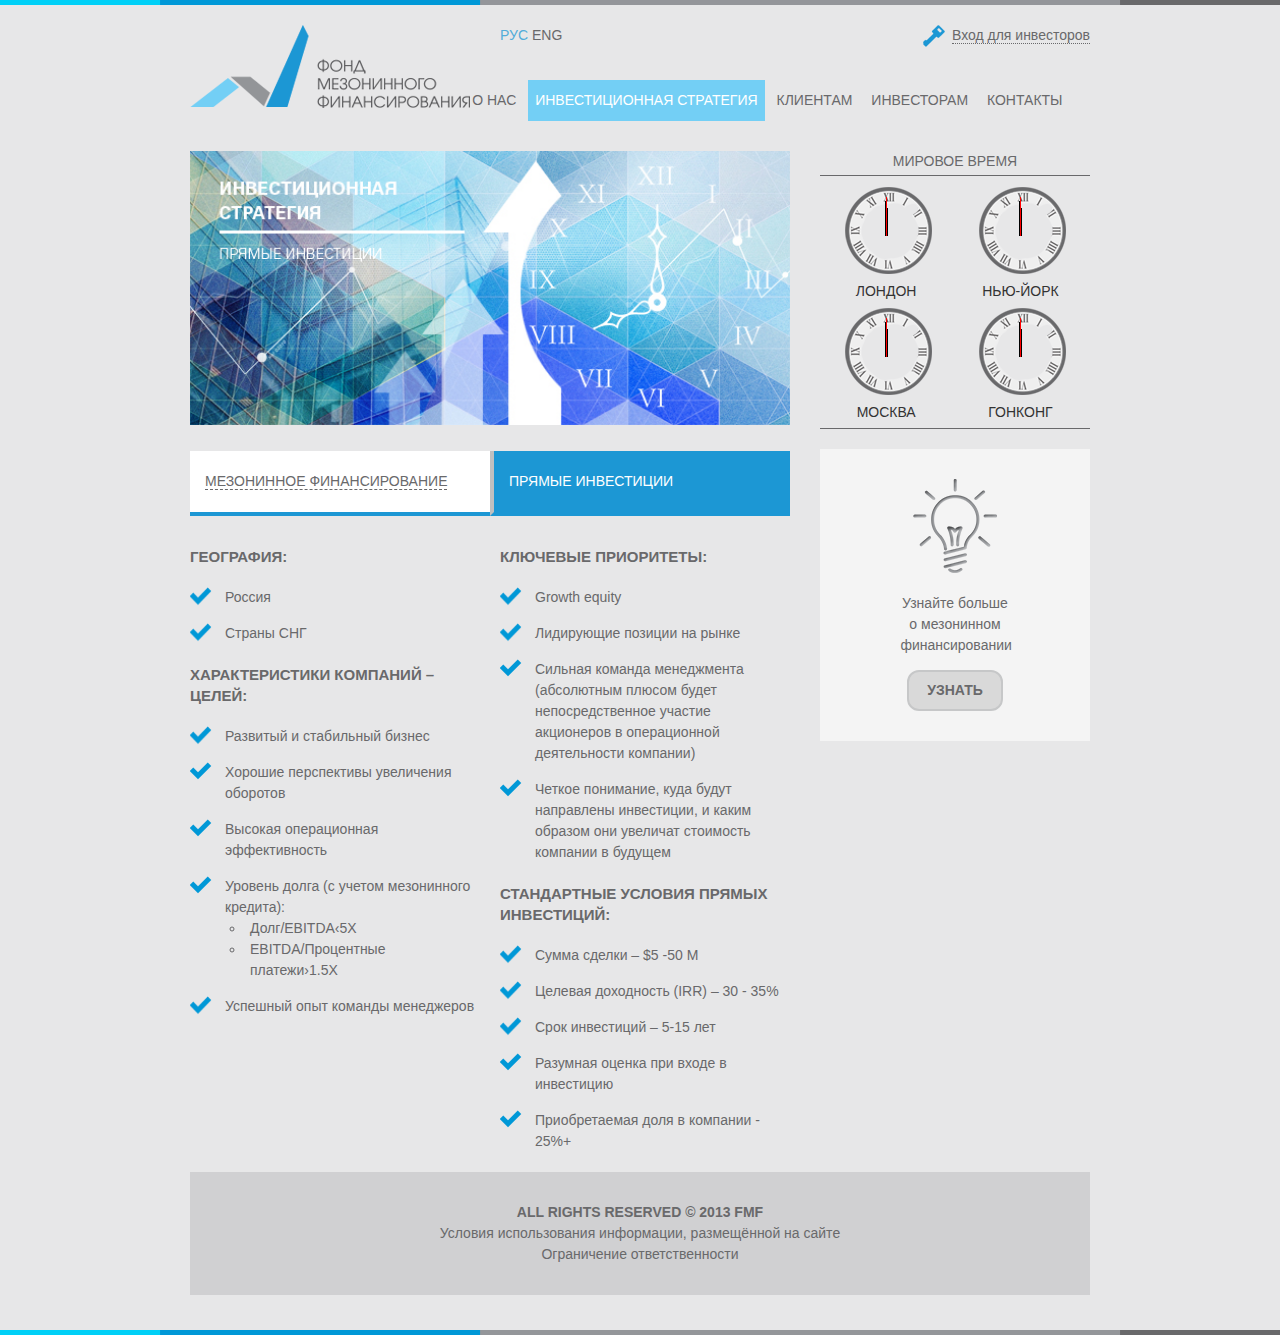
<file: invest-strategy-direct-invest.html>
<!DOCTYPE html>
<html>
<head>
	<title>FMF</title>
	<meta charset="utf-8">
	<link rel="stylesheet" type="text/css" href="css/main.css">
	<link rel="stylesheet" type="text/css" href="css/dropdown.css">
	<link rel="stylesheet" type="text/css" href="css/grids-min.css">
	<link rel="stylesheet" type="text/css" href="css/jClocksGMT.css">
	<script src="js/jquery-1.10.2.min.js"></script>
	<script src="js/jquery.rotate.js"></script>
	<script src="js/jClocksGMT.js"></script>
	<script src="js/jquery.dropdown.js"></script>
	<script src="js/init.js"></script>
</head>	
<body>
	<div class="wrap">
		<div class="container">
			<header class="header">
	        	<a href="index.html">
	        		<img src="img/logo.png" class="logo left" alt="Logo">
	        	</a>
	        	<div class="lang-switch left">
	        		<a href="" class="lang-active">рус</a>
	        		<a href="">eng</a>
	        	</div>
	        	<div class="login right">
	        		<img src="img/icons/key.png" alt="login" class="login__ico">
	        		<a href="" class="login__link">Вход для инвесторов</a>
	        	</div>
		        <nav class="nav">
		            <ul class="nav__list dropdown">
		                <li class="nav__item">
		                    <a class="nav__link" href="index.html">О нас</a>
		                </li>
		                <li class="nav__item  menu-active">
		                    <a class="nav__link" href="invest-strategy.html">инвестиционная стратегия</a>
		                    <ul class="sub_menu">
		                    	<li>
		                    		<a href="invest-strategy-mez.html" class="sub_menu__link">Мезонинное финансирование</a>
		                    	</li>
		                    	<li>
		                    		<a href="invest-strategy-direct-invest.html" class="sub_menu__link" disabled>Прямые инвестиции</a>
		                    	</li>
		                    </ul>
		                </li>
		                <li class="nav__item">
		                    <a class="nav__link" href="clients.html">клиентам</a>
		                </li>
		                <li class="nav__item">
		                    <a class="nav__link" href="investors.html">инвесторам</a>
		                </li>
		                <li class="nav__item">
		                    <a class="nav__link" href="contacts.html">контакты</a>
		                    <ul class="sub_menu">
		                    	<li>
		                    		<a href="contact-info.html" class="sub_menu__link">Контактная информация</a>
		                    	</li>
		                    	<li>
		                    		<a href="contact-vacancies.html" class="sub_menu__link">Вакансии</a>
		                    	</li>
		                    </ul>
		                </li>
		            </ul>
		        </nav>
		    </header>
		    <div class="pure-g-r">
		    	<div class="pure-u-16-24">
					<img src="img/content/invest-strategy-direct-invest.jpg" alt="" class="img-banner">
					<div class="pure-g-r margin-top-2">
						<div class="pure-u-24-24">
							<div class="tab">
								<a href="" class="tab__link">Мезонинное финансирование</a>
							</div>
							<div class="tab tab-active">
								<a href="" class="tab__link">Прямые инвестиции</a>
							</div>
						</div>
					</div>
					<div class="pure-g-r">
						<div class="pure-u-1-2 padding-right-1 padding-top-3">
							<ul class="list">
								<h2 class="list__heading">география:</h2>
								<li class="list__item">
									Россия
								</li>
								<li class="list__item">
									Страны СНГ
								</li>
							</ul>
							<ul class="list">
								<h2 class="list__heading">ХАРАКТЕРИСТИКИ КОМПАНИЙ – ЦЕЛЕЙ:</h2>
								<li class="list__item">
									Развитый и стабильный бизнес
								</li>
								<li class="list__item">
									Хорошие перспективы увеличения оборотов
								</li>
								<li class="list__item">
									Высокая операционная эффективность
								</li>
								<li class="list__item">
									Уровень долга (с учетом мезонинного кредита):
									<ul>
										<li>Долг/EBITDA&lsaquo;5Х </li>
										<li>EBITDA/Процентные платежи&rsaquo;1.5X</li>
									</ul>
								</li>
								<li class="list__item">
									Успешный опыт команды менеджеров
								</li>
							</ul>
						</div>
						<div class="pure-u-1-2 padding-left-1 padding-top-3">
							<ul class="list">
								<h2 class="list__heading">Ключевые приоритеты:</h2>
								<li class="list__item">
									Growth equity
								</li>
								<li class="list__item">
									Лидирующие позиции на рынке
								</li>
								<li class="list__item">
									Сильная команда менеджмента (абсолютным плюсом будет непосредственное участие акционеров в операционной деятельности компании)
								</li>
								<li class="list__item">
									Четкое понимание, куда будут направлены инвестиции, и каким образом они увеличат стоимость компании в будущем
								</li>
							</ul>
							<ul class="list">
								<h2 class="list__heading">СТАНДАРТНЫЕ УСЛОВИЯ ПРЯМЫХ ИНВЕСТИЦИЙ:</h2>
								<li class="list__item">
									Сумма сделки – $5 -50 M
								</li>
								<li class="list__item">
									Целевая доходность (IRR) – 30 - 35%
								</li>
								<li class="list__item">
									Срок инвестиций – 5-15 лет
								</li>
								<li class="list__item">
									Разумная оценка при входе в инвестицию 
								</li>
								<li class="list__item">
									Приобретаемая доля в компании - 25%+
								</li>
							</ul>
						</div>
					</div>
		    	</div>
		    	<div class="pure-u-8-24 padding-left-3">
		    		<div class="world-time">
						<h1 class="world-time__heading">Мировое время</h1>
						<div id="clock_london" class="clock_container">
							<div class="clockHolder">
								<div class="rotatingWrapper">
									<img class="hour" src="img/clock/clock_hour.png">
								</div>
								<div class="rotatingWrapper">
									<img class="min" src="img/clock/clock_min.png">
								</div>
								<div class="rotatingWrapper">
									<img class="sec" src="img/clock/clock_sec.png">
								</div>
								<img class="clock" src="img/clock/clock_face.png" />
							</div>
							<div class="lbl">лондон</div>
						</div>
						<div id="clock_ny" class="clock_container">
							<div class="clockHolder">
								<div class="rotatingWrapper">
									<img class="hour" src="img/clock/clock_hour.png">
								</div>
								<div class="rotatingWrapper">
									<img class="min" src="img/clock/clock_min.png">
								</div>
								<div class="rotatingWrapper">
									<img class="sec" src="img/clock/clock_sec.png">
								</div>
								<img class="clock" src="img/clock/clock_face.png" />
							</div>
							<div class="lbl">нью-йорк</div>
						</div>
						<div id="clock_msk" class="clock_container">
							<div class="clockHolder">
								<div class="rotatingWrapper">
									<img class="hour" src="img/clock/clock_hour.png">
								</div>
								<div class="rotatingWrapper">
									<img class="min" src="img/clock/clock_min.png">
								</div>
								<div class="rotatingWrapper">
									<img class="sec" src="img/clock/clock_sec.png">
								</div>
								<img class="clock" src="img/clock/clock_face.png" />
							</div>
							<div class="lbl">москва</div>
						</div>
						<div id="clock_honkong" class="clock_container">
							<div class="clockHolder">
								<div class="rotatingWrapper">
									<img class="hour" src="img/clock/clock_hour.png">
								</div>
								<div class="rotatingWrapper">
									<img class="min" src="img/clock/clock_min.png">
								</div>
								<div class="rotatingWrapper">
									<img class="sec" src="img/clock/clock_sec.png">
								</div>
								<img class="clock" src="img/clock/clock_face.png" />
							</div>
							<div class="lbl">гонконг</div>
						</div>
					</div>
					<div class="banner">
						<div class="banner__img"></div>
						<p>Узнайте больше о мезонинном финансировании</p>
						<a href="more.html" class="btn">узнать</a>
					</div>
		    	</div>
		    </div>
			<footer class="footer">
				<p class="cred">All rights reserved &copy; 2013 FMF</p>
				<a href="#" class="footer__link">Условия использования информации, размещённой на сайте</a>
				<a href="#" class="footer__link">Ограничение ответственности</a>
			</footer>
		</div>
	</div>
</body>
</html>
</file>
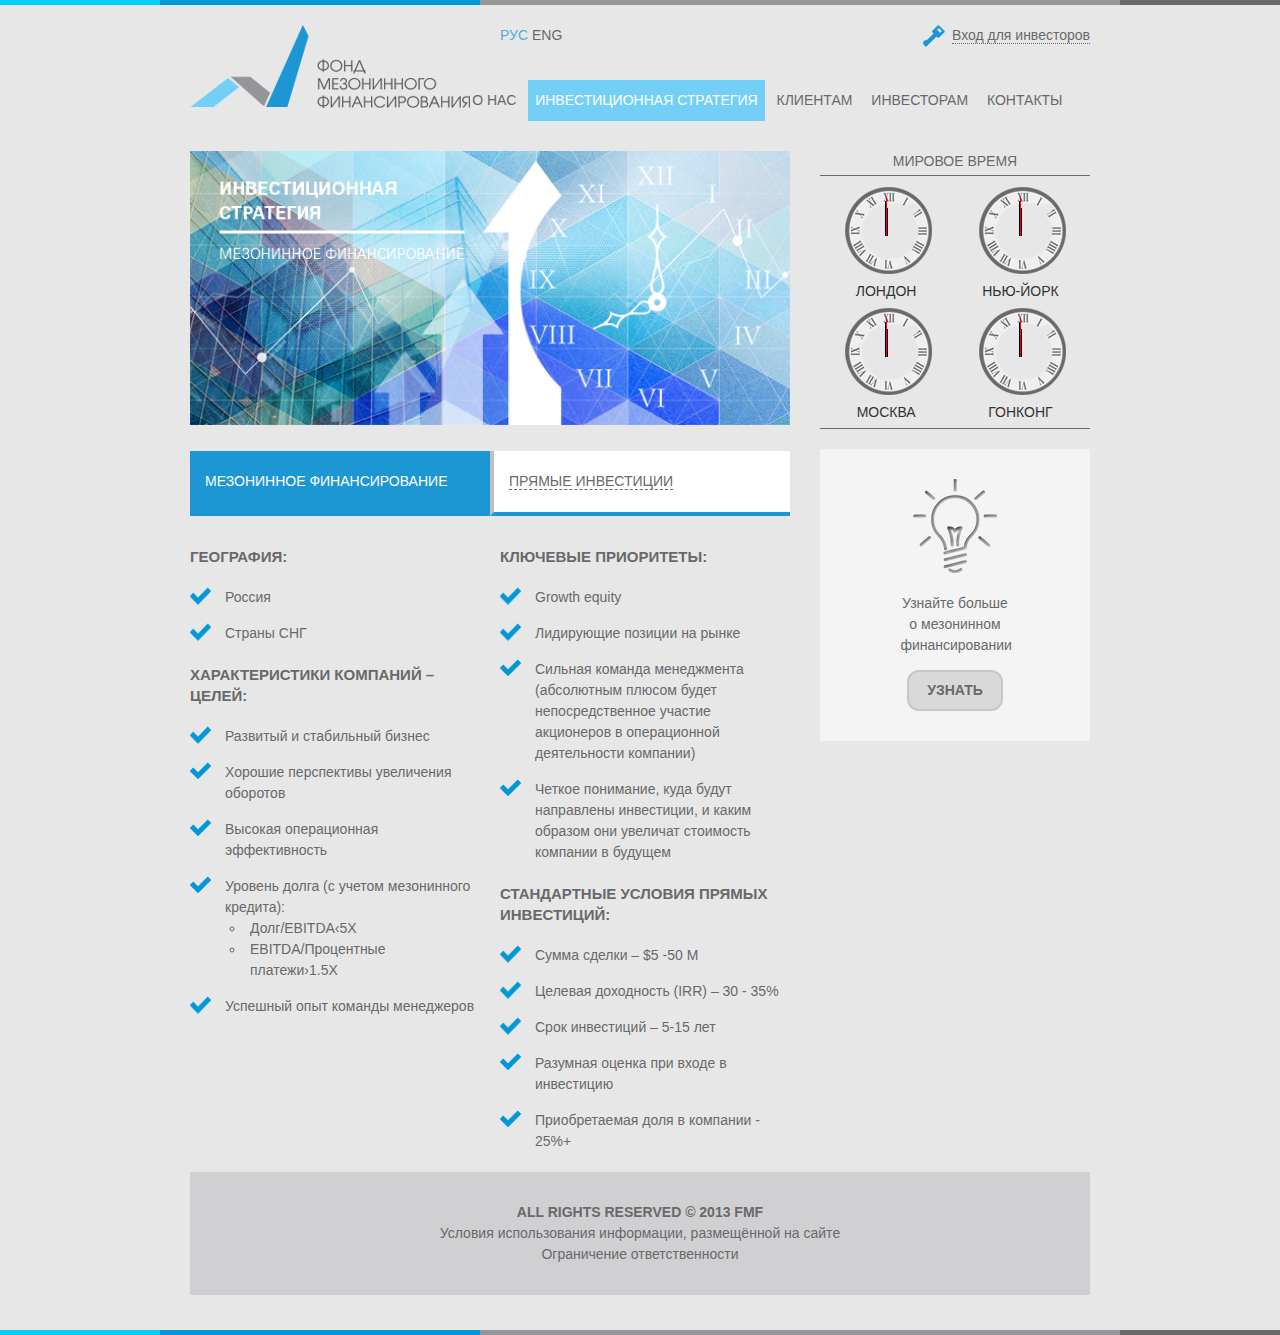
<file: invest-strategy-mez.html>
<!DOCTYPE html>
<html>
<head>
	<title>FMF</title>
	<meta charset="utf-8">
	<link rel="stylesheet" type="text/css" href="css/main.css">
	<link rel="stylesheet" type="text/css" href="css/dropdown.css">
	<link rel="stylesheet" type="text/css" href="css/grids-min.css">
	<link rel="stylesheet" type="text/css" href="css/jClocksGMT.css">
	<script src="js/jquery-1.10.2.min.js"></script>
	<script src="js/jquery.rotate.js"></script>
	<script src="js/jClocksGMT.js"></script>
	<script src="js/jquery.dropdown.js"></script>
	<script src="js/init.js"></script>
</head>	
<body>
	<div class="wrap">
		<div class="container">
			<header class="header">
	        	<a href="index.html">
	        		<img src="img/logo.png" class="logo left" alt="Logo">
	        	</a>
	        	<div class="lang-switch left">
	        		<a href="" class="lang-active">рус</a>
	        		<a href="">eng</a>
	        	</div>
	        	<div class="login right">
	        		<img src="img/icons/key.png" alt="login" class="login__ico">
	        		<a href="" class="login__link">Вход для инвесторов</a>
	        	</div>
		        <nav class="nav">
		            <ul class="nav__list dropdown">
		                <li class="nav__item">
		                    <a class="nav__link" href="index.html">О нас</a>
		                </li>
		                <li class="nav__item menu-active">
		                    <a class="nav__link" href="invest-strategy.html">инвестиционная стратегия</a>
		                    <ul class="sub_menu">
		                    	<li>
		                    		<a href="invest-strategy-mez.html" class="sub_menu__link">Мезонинное финансирование</a>
		                    	</li>
		                    	<li>
		                    		<a href="invest-strategy-direct-invest.html" class="sub_menu__link">Прямые инвестиции</a>
		                    	</li>
		                    </ul>
		                </li>
		                <li class="nav__item">
		                    <a class="nav__link" href="clients.html">клиентам</a>
		                </li>
		                <li class="nav__item">
		                    <a class="nav__link" href="investors.html">инвесторам</a>
		                </li>
		                <li class="nav__item">
		                    <a class="nav__link" href="contacts.html">контакты</a>
		                    <ul class="sub_menu">
		                    	<li>
		                    		<a href="contact-info.html" class="sub_menu__link">Контактная информация</a>
		                    	</li>
		                    	<li>
		                    		<a href="contact-vacancies.html" class="sub_menu__link">Вакансии</a>
		                    	</li>
		                    </ul>
		                </li>
		            </ul>
		        </nav>
		    </header>
		    <div class="pure-g-r">
		    	<div class="pure-u-16-24">
					<img src="img/content/invest-strategy-mez.png" alt="" class="img-banner">
					<div class="pure-g-r margin-top-2">
						<div class="pure-u-24-24">
							<div class="tab tab-active">
								<a href="" class="tab__link">Мезонинное финансирование</a>
							</div>
							<div class="tab">
								<a href="" class="tab__link">Прямые инвестиции</a>
							</div>
						</div>
					</div>
					<div class="pure-g-r">
						<div class="pure-u-1-2 padding-right-1 padding-top-3">
							<ul class="list">
								<h2 class="list__heading">география:</h2>
								<li class="list__item">
									Россия
								</li>
								<li class="list__item">
									Страны СНГ
								</li>
							</ul>
							<ul class="list">
								<h2 class="list__heading">ХАРАКТЕРИСТИКИ КОМПАНИЙ – ЦЕЛЕЙ:</h2>
								<li class="list__item">
									Развитый и стабильный бизнес
								</li>
								<li class="list__item">
									Хорошие перспективы увеличения оборотов
								</li>
								<li class="list__item">
									Высокая операционная эффективность
								</li>
								<li class="list__item">
									Уровень долга (с учетом мезонинного кредита):
									<ul>
										<li>Долг/EBITDA&lsaquo;5Х </li>
										<li>EBITDA/Процентные платежи&rsaquo;1.5X</li>
									</ul>
								</li>
								<li class="list__item">
									Успешный опыт команды менеджеров
								</li>
							</ul>
						</div>
						<div class="pure-u-1-2 padding-left-1 padding-top-3">
							<ul class="list">
								<h2 class="list__heading">Ключевые приоритеты:</h2>
								<li class="list__item">
									Growth equity
								</li>
								<li class="list__item">
									Лидирующие позиции на рынке
								</li>
								<li class="list__item">
									Сильная команда менеджмента (абсолютным плюсом будет непосредственное участие акционеров в операционной деятельности компании)
								</li>
								<li class="list__item">
									Четкое понимание, куда будут направлены инвестиции, и каким образом они увеличат стоимость компании в будущем
								</li>
							</ul>
							<ul class="list">
								<h2 class="list__heading">СТАНДАРТНЫЕ УСЛОВИЯ ПРЯМЫХ ИНВЕСТИЦИЙ:</h2>
								<li class="list__item">
									Сумма сделки – $5 -50 M
								</li>
								<li class="list__item">
									Целевая доходность (IRR) – 30 - 35%
								</li>
								<li class="list__item">
									Срок инвестиций – 5-15 лет
								</li>
								<li class="list__item">
									Разумная оценка при входе в инвестицию 
								</li>
								<li class="list__item">
									Приобретаемая доля в компании - 25%+
								</li>
							</ul>
						</div>
					</div>
		    	</div>
		    	<div class="pure-u-8-24 padding-left-3">
		    		<div class="world-time">
						<h1 class="world-time__heading">Мировое время</h1>
						<div id="clock_london" class="clock_container">
							<div class="clockHolder">
								<div class="rotatingWrapper">
									<img class="hour" src="img/clock/clock_hour.png">
								</div>
								<div class="rotatingWrapper">
									<img class="min" src="img/clock/clock_min.png">
								</div>
								<div class="rotatingWrapper">
									<img class="sec" src="img/clock/clock_sec.png">
								</div>
								<img class="clock" src="img/clock/clock_face.png" />
							</div>
							<div class="lbl">лондон</div>
						</div>
						<div id="clock_ny" class="clock_container">
							<div class="clockHolder">
								<div class="rotatingWrapper">
									<img class="hour" src="img/clock/clock_hour.png">
								</div>
								<div class="rotatingWrapper">
									<img class="min" src="img/clock/clock_min.png">
								</div>
								<div class="rotatingWrapper">
									<img class="sec" src="img/clock/clock_sec.png">
								</div>
								<img class="clock" src="img/clock/clock_face.png" />
							</div>
							<div class="lbl">нью-йорк</div>
						</div>
						<div id="clock_msk" class="clock_container">
							<div class="clockHolder">
								<div class="rotatingWrapper">
									<img class="hour" src="img/clock/clock_hour.png">
								</div>
								<div class="rotatingWrapper">
									<img class="min" src="img/clock/clock_min.png">
								</div>
								<div class="rotatingWrapper">
									<img class="sec" src="img/clock/clock_sec.png">
								</div>
								<img class="clock" src="img/clock/clock_face.png" />
							</div>
							<div class="lbl">москва</div>
						</div>
						<div id="clock_honkong" class="clock_container">
							<div class="clockHolder">
								<div class="rotatingWrapper">
									<img class="hour" src="img/clock/clock_hour.png">
								</div>
								<div class="rotatingWrapper">
									<img class="min" src="img/clock/clock_min.png">
								</div>
								<div class="rotatingWrapper">
									<img class="sec" src="img/clock/clock_sec.png">
								</div>
								<img class="clock" src="img/clock/clock_face.png" />
							</div>
							<div class="lbl">гонконг</div>
						</div>
					</div>
					<div class="banner">
						<div class="banner__img"></div>
						<p>Узнайте больше о мезонинном финансировании</p>
						<a href="more.html" class="btn">узнать</a>
					</div>
		    	</div>
		    </div>
			<footer class="footer">
				<p class="cred">All rights reserved &copy; 2013 FMF</p>
				<a href="#" class="footer__link">Условия использования информации, размещённой на сайте</a>
				<a href="#" class="footer__link">Ограничение ответственности</a>
			</footer>
		</div>
	</div>
</body>
</html>
</file>
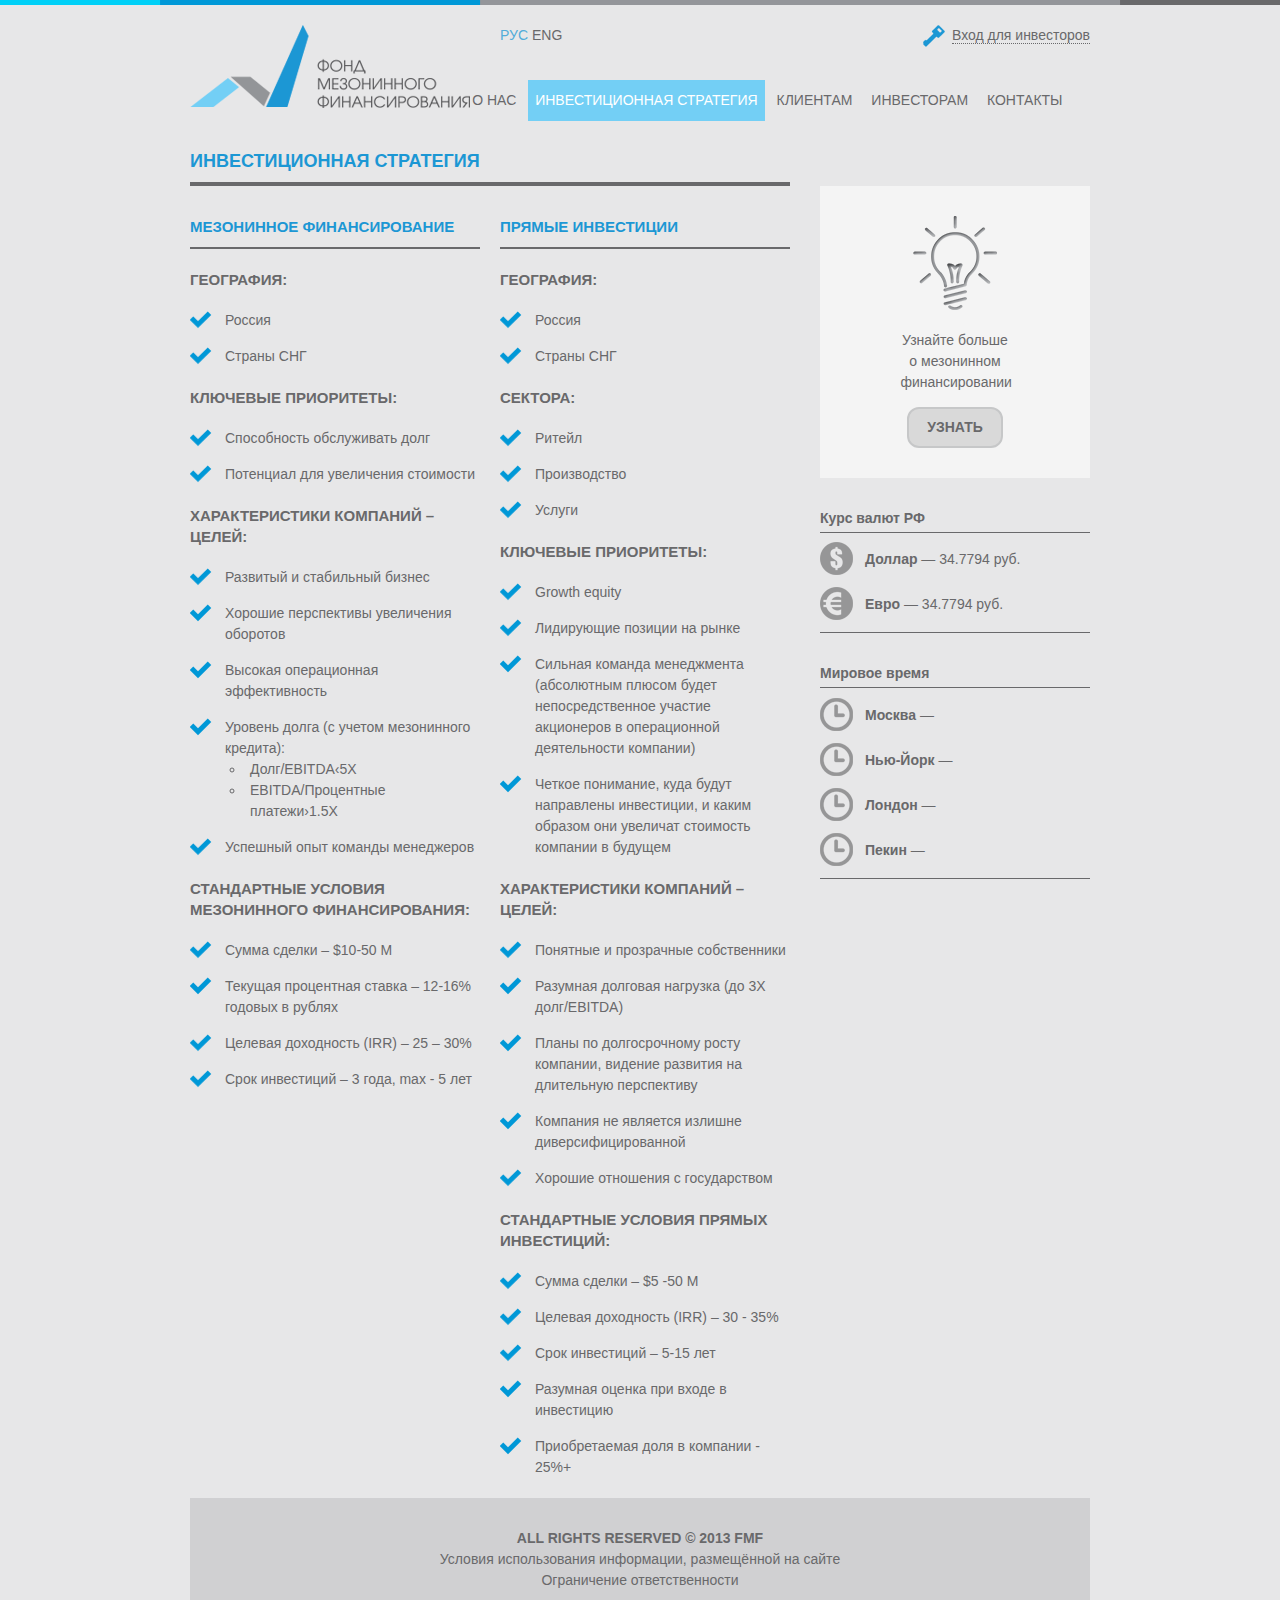
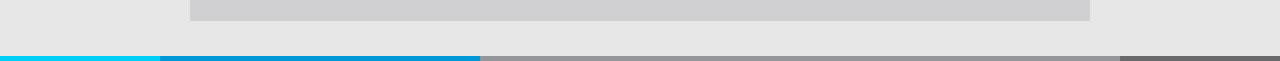
<file: invest-strategy.html>
<!DOCTYPE html>
<html>
<head>
	<title>FMF</title>
	<meta charset="utf-8">
	<link rel="stylesheet" type="text/css" href="css/main.css">
	<link rel="stylesheet" type="text/css" href="css/dropdown.css">
	<link rel="stylesheet" type="text/css" href="css/grids-min.css">
	<link rel="stylesheet" type="text/css" href="css/jClocksGMT.css">
	<script src="js/jquery-1.10.2.min.js"></script>
	<script src="js/jquery.rotate.js"></script>
	<script src="js/jClocksGMT.js"></script>
	<script src="js/jquery.dropdown.js"></script>
	<script src="js/init.js"></script>
</head>	
<body>
	<div class="wrap">
		<div class="container">
			<header class="header">
	        	<a href="index.html">
	        		<img src="img/logo.png" class="logo left" alt="Logo">
	        	</a>
	        	<div class="lang-switch left">
	        		<a href="" class="lang-active">рус</a>
	        		<a href="">eng</a>
	        	</div>
	        	<div class="login right">
	        		<img src="img/icons/key.png" alt="login" class="login__ico">
	        		<a href="" class="login__link">Вход для инвесторов</a>
	        	</div>
		        <nav class="nav">
		            <ul class="nav__list dropdown">
		                <li class="nav__item">
		                    <a class="nav__link" href="index.html">О нас</a>
		                </li>
		                <li class="nav__item menu-active">
		                    <a class="nav__link" href="invest-strategy.html">инвестиционная стратегия</a>
		                    <ul class="sub_menu">
		                    	<li>
		                    		<a href="invest-strategy-mez.html" class="sub_menu__link">Мезонинное финансирование</a>
		                    	</li>
		                    	<li>
		                    		<a href="invest-strategy-direct-invest.html" class="sub_menu__link">Прямые инвестиции</a>
		                    	</li>
		                    </ul>
		                </li>
		                <li class="nav__item">
		                    <a class="nav__link" href="clients.html">клиентам</a>
		                </li>
		                <li class="nav__item">
		                    <a class="nav__link" href="investors.html">инвесторам</a>
		                </li>
		                <li class="nav__item">
		                    <a class="nav__link" href="contacts.html">контакты</a>
		                    <ul class="sub_menu">
		                    	<li>
		                    		<a href="contact-info.html" class="sub_menu__link">Контактная информация</a>
		                    	</li>
		                    	<li>
		                    		<a href="contact-vacancies.html" class="sub_menu__link">Вакансии</a>
		                    	</li>
		                    </ul>
		                </li>
		            </ul>
		        </nav>
		    </header>
		    <div class="pure-g-r">
		    	<div class="pure-u-16-24">
					<h1 class="heading">Инвестиционная стратегия</h1>
		    	</div>
		    	<div class="pure-u-8-24"></div>
		    </div>
			<div class="pure-g-r">
				<div class="pure-u-16-24">
					<div class="pure-g-r">
						<div class="pure-u-1-2 padding-right-1 padding-top-3">
							<h2 class="heading-2 margin-bottom-2">мезонинное финансирование</h2>
							<ul class="list">
								<h2 class="list__heading">география:</h2>
								<li class="list__item">
									Россия
								</li>
								<li class="list__item">
									Страны СНГ
								</li>
							</ul>
							<ul class="list">
								<h2 class="list__heading">Ключевые приоритеты:</h2>
								<li class="list__item">
									Способность обслуживать долг
								</li>
								<li class="list__item">
									Потенциал для увеличения стоимости
								</li>
							</ul>
							<ul class="list">
								<h2 class="list__heading">ХАРАКТЕРИСТИКИ КОМПАНИЙ – ЦЕЛЕЙ:</h2>
								<li class="list__item">
									Развитый и стабильный бизнес
								</li>
								<li class="list__item">
									Хорошие перспективы увеличения оборотов
								</li>
								<li class="list__item">
									Высокая операционная эффективность
								</li>
								<li class="list__item">
									Уровень долга (с учетом мезонинного кредита):
									<ul>
										<li>Долг/EBITDA&lsaquo;5Х </li>
										<li>EBITDA/Процентные платежи&rsaquo;1.5X</li>
									</ul>
								</li>
								<li class="list__item">
									Успешный опыт команды менеджеров
								</li>
							</ul>
							<ul class="list">
								<h2 class="list__heading">СТАНДАРТНЫЕ УСЛОВИЯ МЕЗОНИННОГО ФИНАНСИРОВАНИЯ:</h2>
								<li class="list__item">
									Сумма сделки – $10-50 M
								</li>
								<li class="list__item">
									Текущая процентная ставка – 12-16% годовых в рублях 
								</li>
								<li class="list__item">
									Целевая доходность (IRR) – 25 – 30%
								</li>
								<li class="list__item">
									Срок инвестиций – 3 года, max - 5 лет
								</li>
							</ul>
						</div>
						<div class="pure-u-1-2 padding-left-1 padding-top-3">
							<h2 class="heading-2 margin-bottom-2">прямые инвестиции</h2>
							<ul class="list">
								<h2 class="list__heading">география:</h2>
								<li class="list__item">
									Россия
								</li>
								<li class="list__item">
									Страны СНГ
								</li>
							</ul>
							<ul class="list">
								<h2 class="list__heading">сектора:</h2>
								<li class="list__item">
									Ритейл
								</li>
								<li class="list__item">
									Производство
								</li>
								<li class="list__item">
									Услуги
								</li>
							</ul>
							<ul class="list">
								<h2 class="list__heading">Ключевые приоритеты:</h2>
								<li class="list__item">
									Growth equity
								</li>
								<li class="list__item">
									Лидирующие позиции на рынке
								</li>
								<li class="list__item">
									Сильная команда менеджмента (абсолютным плюсом будет непосредственное участие акционеров в операционной деятельности компании)
								</li>
								<li class="list__item">
									Четкое понимание, куда будут направлены инвестиции, и каким образом они увеличат стоимость компании в будущем
								</li>
							</ul>
							<ul class="list">
								<h2 class="list__heading">ХАРАКТЕРИСТИКИ КОМПАНИЙ – ЦЕЛЕЙ:</h2>
								<li class="list__item">
									Понятные и прозрачные собственники
								</li>
								<li class="list__item">
									Разумная долговая нагрузка (до 3Х долг/EBITDA)
								</li>
								<li class="list__item">
									Планы по долгосрочному росту компании, видение развития на длительную перспективу
								</li>
								<li class="list__item">
									Компания не является излишне диверсифицированной
								</li>
								<li class="list__item">
									Хорошие отношения с государством
								</li>
							</ul>
							<ul class="list">
								<h2 class="list__heading">СТАНДАРТНЫЕ УСЛОВИЯ ПРЯМЫХ ИНВЕСТИЦИЙ:</h2>
								<li class="list__item">
									Сумма сделки – $5 -50 M
								</li>
								<li class="list__item">
									Целевая доходность (IRR) – 30 - 35%
								</li>
								<li class="list__item">
									Срок инвестиций – 5-15 лет
								</li>
								<li class="list__item">
									Разумная оценка при входе в инвестицию 
								</li>
								<li class="list__item">
									Приобретаемая доля в компании - 25%+
								</li>
							</ul>
						</div>
					</div>
				</div>
				<div class="pure-u-8-24 padding-left-3">
					<div class="banner">
						<div class="banner__img"></div>
						<p>Узнайте больше о мезонинном финансировании</p>
						<a href="more.html" class="btn">узнать</a>
					</div>
					<div class="key-value">
						<h1 class="key-value__heading">Курс валют РФ</h1>
						<div class="key-value__item">
							<img src="img/content/usd.png" alt="" class="key-value__img">
							<span class="key-value__key">Доллар</span>
							<span class="key-value__value">34.7794 руб.</span>
						</div>
						<div class="key-value__item">
							<img src="img/content/euro.png" alt="" class="key-value__img">
							<span class="key-value__key">Евро</span>
							<span class="key-value__value">34.7794 руб.</span>
						</div>
					</div>
					<div class="key-value">
						<h1 class="key-value__heading">Мировое время</h1>
						<div class="key-value__item">
							<img src="img/content/watch.png" alt="" class="key-value__img">
							<span class="key-value__key">Москва</span>
							<span class="key-value__value">
								<span id="clock_msk" class="clock_container">
									<span class="digital">
										<span class="hr"></span>
										<span class="minute"></span>
									</span>
								</span>
							</span>
						</div>
						<div class="key-value__item">
							<img src="img/content/watch.png" alt="" class="key-value__img">
							<span class="key-value__key">Нью-Йорк</span>
							<span class="key-value__value">
								<span id="clock_ny" class="clock_container">
									<span class="digital">
										<span class="hr"></span>
										<span class="minute"></span>
									</span>
								</span>
							</span>
						</div>
						<div class="key-value__item">
							<img src="img/content/watch.png" alt="" class="key-value__img">
							<span class="key-value__key">Лондон</span>
							<span class="key-value__value">
								<span id="clock_london" class="clock_container">
									<span class="digital">
										<span class="hr"></span>
										<span class="minute"></span>
									</span>
								</span>
							</span>
						</div>
						<div class="key-value__item">
							<img src="img/content/watch.png" alt="" class="key-value__img">
							<span class="key-value__key">Пекин</span>
							<span class="key-value__value">
								<span id="clock_honkong" class="clock_container">
									<span class="digital">
										<span class="hr"></span>
										<span class="minute"></span>
									</span>
								</span>
							</span>
						</div>
					</div>
				</div>
			</div>
			<footer class="footer">
				<p class="cred">All rights reserved &copy; 2013 FMF</p>
				<a href="#" class="footer__link">Условия использования информации, размещённой на сайте</a>
				<a href="#" class="footer__link">Ограничение ответственности</a>
			</footer>
		</div>
	</div>
</body>
</html>
</file>
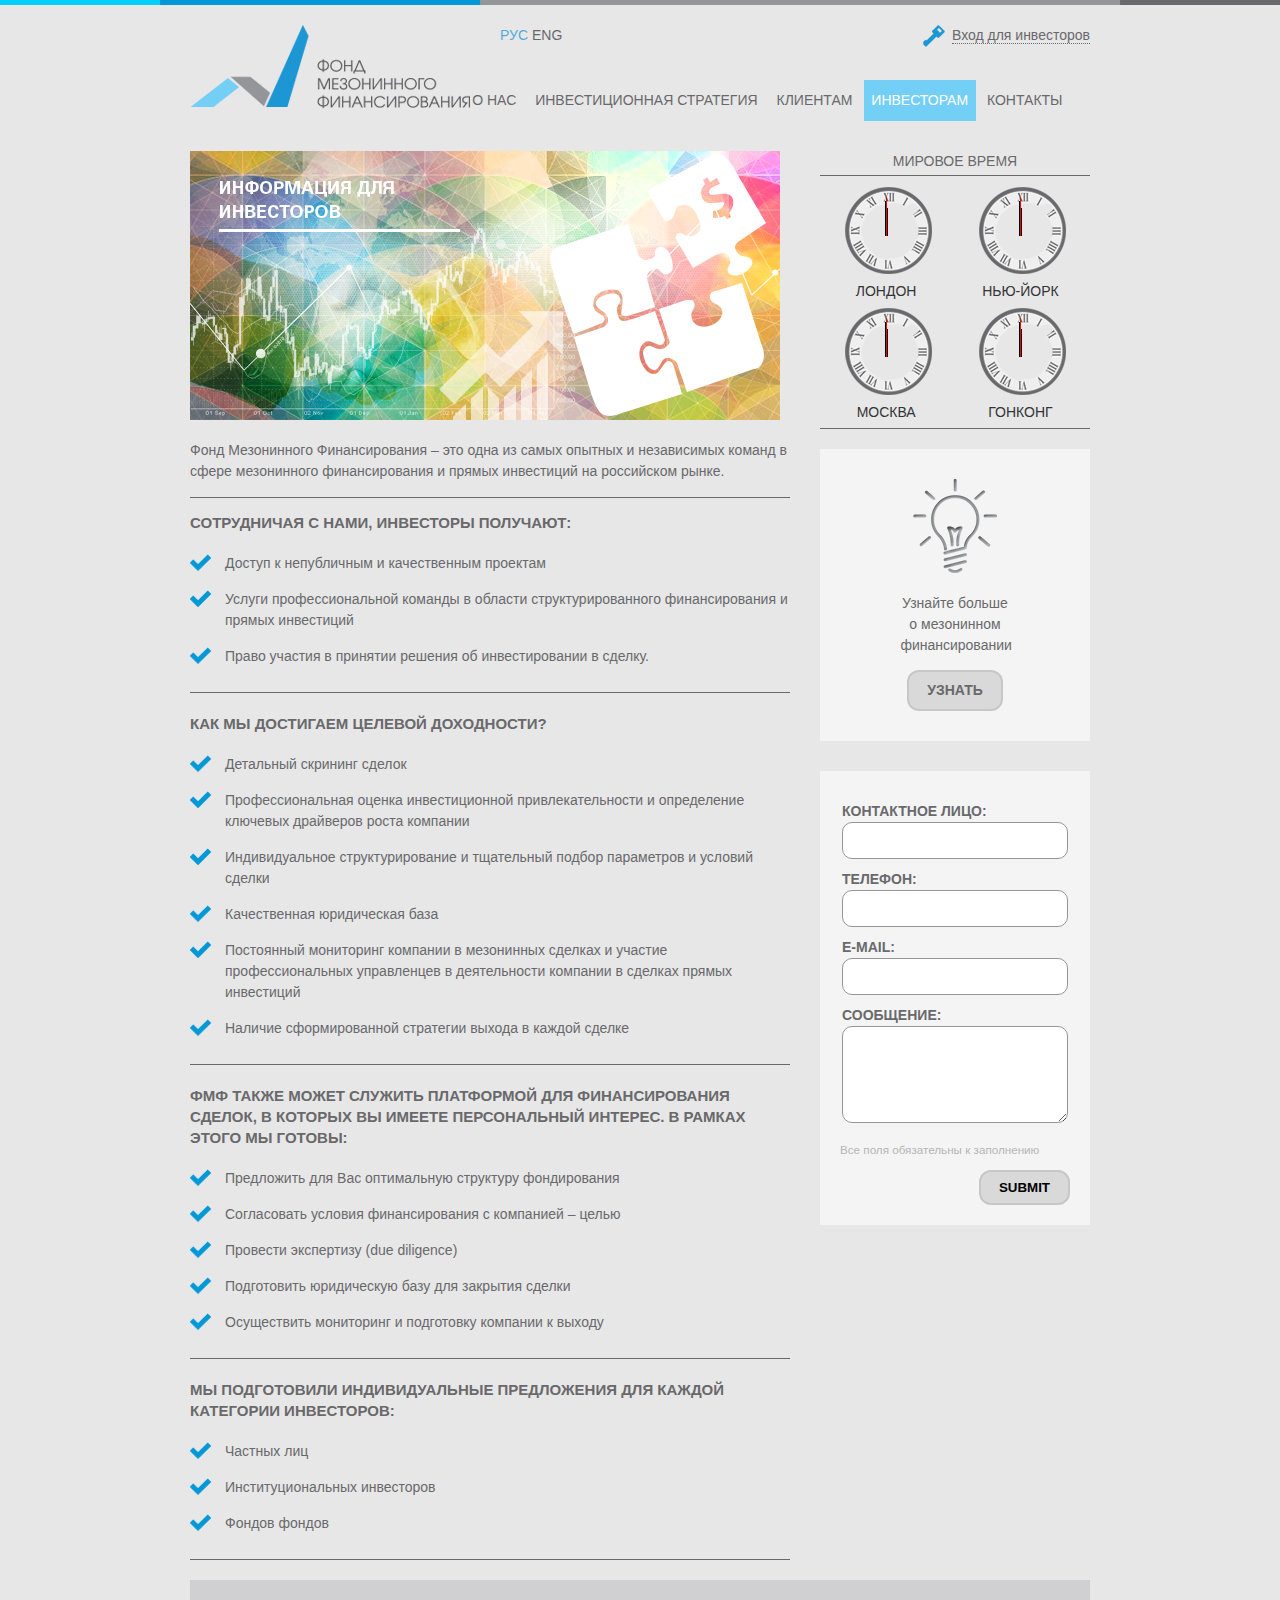
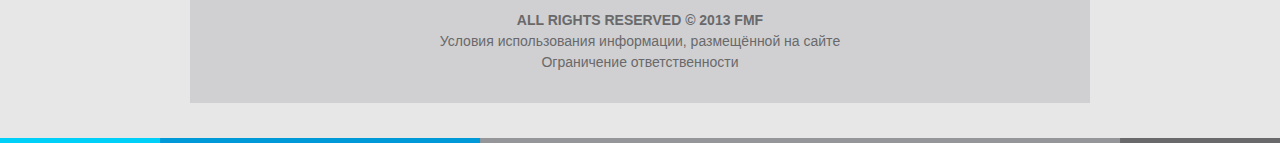
<file: investors.html>
<!DOCTYPE html>
<html>
<head>
	<title>FMF</title>
	<meta charset="utf-8">
	<link rel="stylesheet" type="text/css" href="css/main.css">
	<link rel="stylesheet" type="text/css" href="css/dropdown.css">
	<link rel="stylesheet" type="text/css" href="css/grids-min.css">
	<link rel="stylesheet" type="text/css" href="css/jClocksGMT.css">
	<script src="js/jquery-1.10.2.min.js"></script>
	<script src="js/jquery.rotate.js"></script>
	<script src="js/jClocksGMT.js"></script>
	<script src="js/jquery.dropdown.js"></script>
	<script src="js/init.js"></script>
</head>
<body>
	<div class="wrap">
		<div class="container">
			<header class="header">
	        	<a href="index.html">
	        		<img src="img/logo.png" class="logo left" alt="Logo">
	        	</a>
	        	<div class="lang-switch left">
	        		<a href="" class="lang-active">рус</a>
	        		<a href="">eng</a>
	        	</div>
	        	<div class="login right">
	        		<img src="img/icons/key.png" alt="login" class="login__ico">
	        		<a href="" class="login__link">Вход для инвесторов</a>
	        	</div>
		        <nav class="nav">
		            <ul class="nav__list dropdown">
		                <li class="nav__item">
		                    <a class="nav__link" href="index.html">О нас</a>
		                </li>
		                <li class="nav__item">
		                    <a class="nav__link" href="invest-strategy.html">инвестиционная стратегия</a>
		                    <ul class="sub_menu">
		                    	<li>
		                    		<a href="invest-strategy-mez.html" class="sub_menu__link">Мезонинное финансирование</a>
		                    	</li>
		                    	<li>
		                    		<a href="invest-strategy-direct-invest.html" class="sub_menu__link">Прямые инвестиции</a>
		                    	</li>
		                    </ul>
		                </li>
		                <li class="nav__item">
		                    <a class="nav__link" href="clients.html">клиентам</a>
		                </li>
		                <li class="nav__item  menu-active">
		                    <a class="nav__link" href="investors.html">инвесторам</a>
		                </li>
		                <li class="nav__item">
		                    <a class="nav__link" href="contacts.html">контакты</a>
		                    <ul class="sub_menu">
		                    	<li>
		                    		<a href="contact-info.html" class="sub_menu__link">Контактная информация</a>
		                    	</li>
		                    	<li>
		                    		<a href="contact-vacancies.html" class="sub_menu__link">Вакансии</a>
		                    	</li>
		                    </ul>
		                </li>
		            </ul>
		        </nav>
		    </header>
			<div class="pure-g-r">
				<div class="pure-u-16-24">
					<img src="img/content/investors.png" alt="">
					<p class="p-bordered">Фонд Мезонинного Финансирования – это одна из самых опытных и независимых команд в сфере мезонинного финансирования и прямых инвестиций на российском рынке.</p>
					<ul class="list list_bordered">
						<h1 class="list__heading">Сотрудничая с нами, инвесторы получают:</h1>
						<li class="list__item">Доступ к непубличным и качественным проектам</li>
						<li class="list__item">Услуги профессиональной команды в области структурированного финансирования и прямых инвестиций</li>
						<li class="list__item">Право участия в принятии решения об инвестировании в сделку.</li>
					</ul>
					<ul class="list list_bordered">
						<h1 class="list__heading">Как мы достигаем целевой доходности?</h1>
						<li class="list__item">Детальный скрининг сделок</li>
						<li class="list__item">Профессиональная оценка инвестиционной привлекательности и определение ключевых драйверов роста компании</li>
						<li class="list__item">Индивидуальное структурирование и тщательный подбор параметров и условий сделки</li>
						<li class="list__item">Качественная юридическая база</li>
						<li class="list__item">Постоянный мониторинг компании в мезонинных сделках и участие профессиональных управленцев в деятельности компании в сделках прямых инвестиций</li>
						<li class="list__item">Наличие сформированной стратегии выхода в каждой сделке</li>
					</ul>
					<ul class="list list_bordered">
						<h1 class="list__heading">ФМФ также может служить платформой для финансирования сделок, в которых Вы имеете персональный интерес. В рамках этого мы готовы:</h1>
						<li class="list__item">Предложить для Вас оптимальную структуру фондирования</li>
						<li class="list__item">Согласовать условия финансирования с компанией – целью</li>
						<li class="list__item">Провести экспертизу (due diligence)</li>
						<li class="list__item">Подготовить юридическую базу для закрытия сделки</li>
						<li class="list__item">Осуществить мониторинг и подготовку компании к выходу </li>
					</ul>
					<ul class="list list_bordered">
						<h1 class="list__heading">Мы подготовили индивидуальные предложения для каждой категории инвесторов:</h1>
						<li class="list__item">Частных лиц</li>
						<li class="list__item">Институциональных инвесторов</li>
						<li class="list__item">Фондов фондов</li>
					</ul>
				</div>
				<div class="pure-u-8-24 padding-left-3">
					<div class="world-time">
						<h1 class="world-time__heading">Мировое время</h1>
						<div id="clock_london" class="clock_container">
							<div class="clockHolder">
								<div class="rotatingWrapper">
									<img class="hour" src="img/clock/clock_hour.png">
								</div>
								<div class="rotatingWrapper">
									<img class="min" src="img/clock/clock_min.png">
								</div>
								<div class="rotatingWrapper">
									<img class="sec" src="img/clock/clock_sec.png">
								</div>
								<img class="clock" src="img/clock/clock_face.png" />
							</div>
							<div class="lbl">лондон</div>
						</div>
						<div id="clock_ny" class="clock_container">
							<div class="clockHolder">
								<div class="rotatingWrapper">
									<img class="hour" src="img/clock/clock_hour.png">
								</div>
								<div class="rotatingWrapper">
									<img class="min" src="img/clock/clock_min.png">
								</div>
								<div class="rotatingWrapper">
									<img class="sec" src="img/clock/clock_sec.png">
								</div>
								<img class="clock" src="img/clock/clock_face.png" />
							</div>
							<div class="lbl">нью-йорк</div>
						</div>
						<div id="clock_msk" class="clock_container">
							<div class="clockHolder">
								<div class="rotatingWrapper">
									<img class="hour" src="img/clock/clock_hour.png">
								</div>
								<div class="rotatingWrapper">
									<img class="min" src="img/clock/clock_min.png">
								</div>
								<div class="rotatingWrapper">
									<img class="sec" src="img/clock/clock_sec.png">
								</div>
								<img class="clock" src="img/clock/clock_face.png" />
							</div>
							<div class="lbl">москва</div>
						</div>
						<div id="clock_honkong" class="clock_container">
							<div class="clockHolder">
								<div class="rotatingWrapper">
									<img class="hour" src="img/clock/clock_hour.png">
								</div>
								<div class="rotatingWrapper">
									<img class="min" src="img/clock/clock_min.png">
								</div>
								<div class="rotatingWrapper">
									<img class="sec" src="img/clock/clock_sec.png">
								</div>
								<img class="clock" src="img/clock/clock_face.png" />
							</div>
							<div class="lbl">гонконг</div>
						</div>
					</div>
					<div class="banner">
						<div class="banner__img"></div>
						<p>Узнайте больше о мезонинном финансировании</p>
						<a href="more.html" class="btn">узнать</a>
					</div>
					<form action="" class="form">
						<fieldset class="fieldset">
							<label for="contact" class="label">Контактное лицо:</label>
							<input type="text" class="input" id="contact">
							<label for="phone" class="label">Телефон:</label>
							<input type="text" class="input" id="phone">
							<label for="email" class="label">e-mail:</label>
							<input type="text" class="input" id="email">
							<label for="message" class="label">Сообщение:</label>
							<textarea rows="5" type="text" class="textarea" id="message"></textarea>
						</fieldset>
						<small class="small">Все поля обязательны к заполнению</small>
						<input type="submit" class="btn right">
					</form>
				</div>
			</div>
			<footer class="footer">
				<p class="cred">All rights reserved &copy; 2013 FMF</p>
				<a href="#" class="footer__link">Условия использования информации, размещённой на сайте</a>
				<a href="#" class="footer__link">Ограничение ответственности</a>
			</footer>
		</div>
	</div>
</body>
</html>
</file>
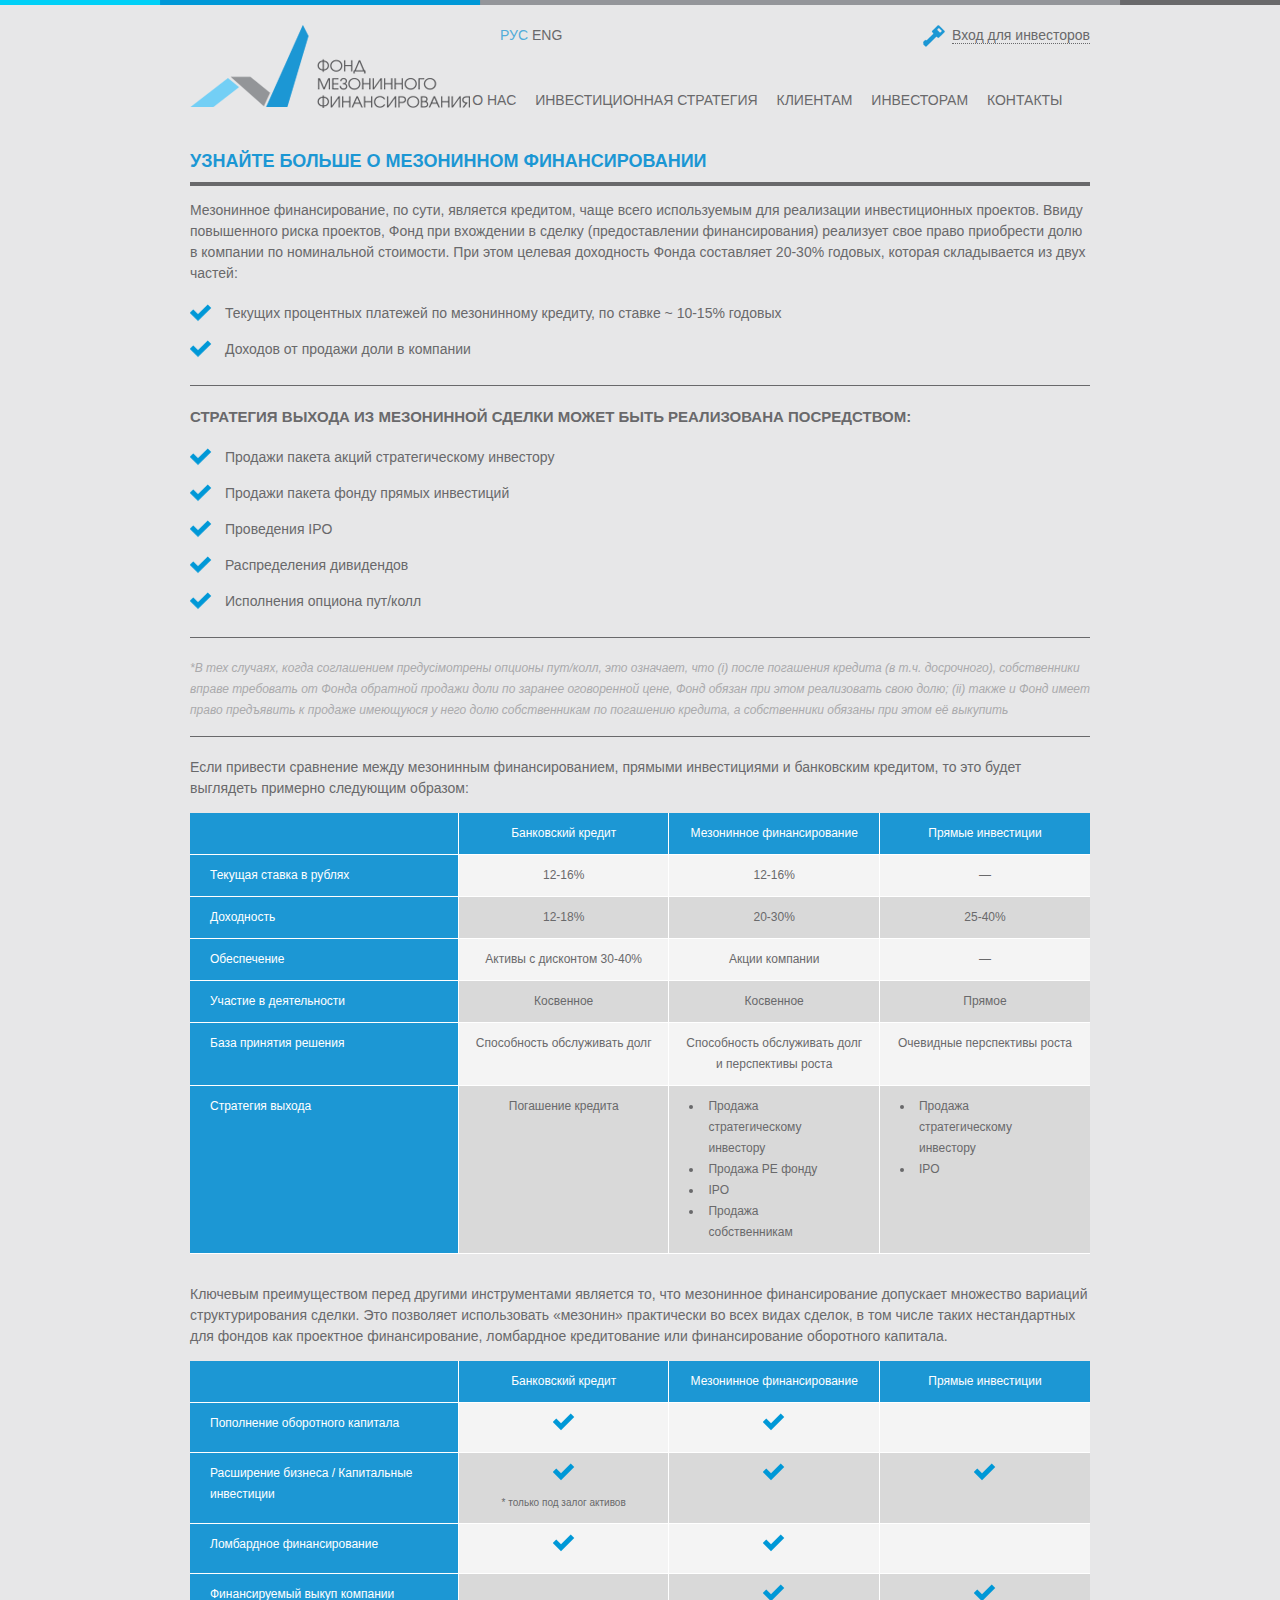
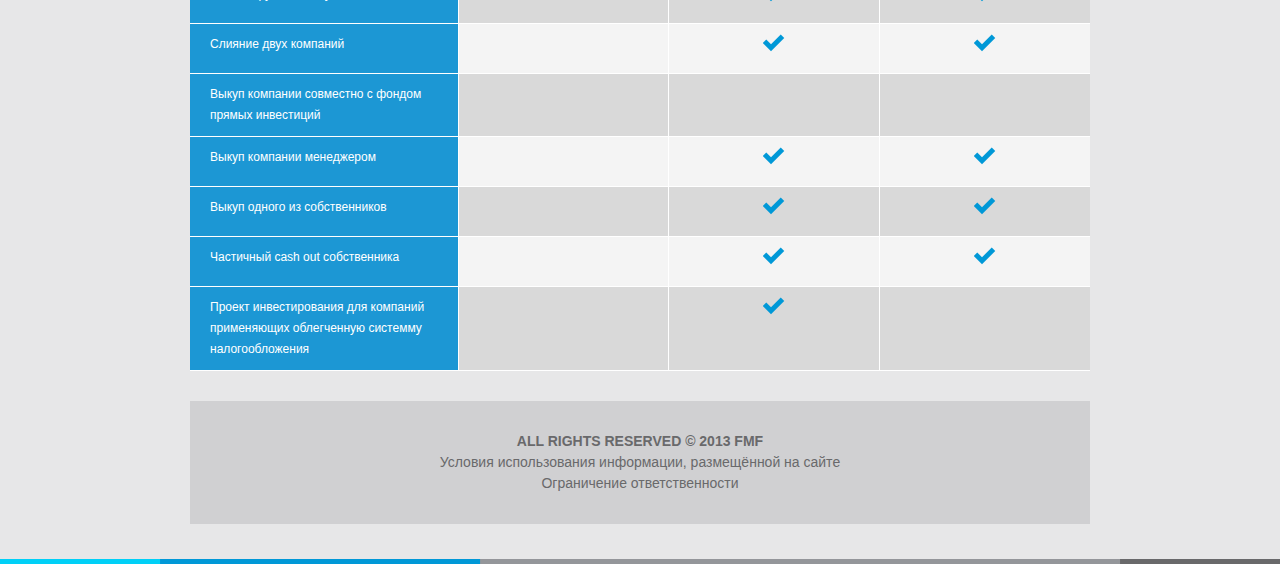
<file: more.html>
<!DOCTYPE html>
<html>
<head>
	<title>FMF</title>
	<meta charset="utf-8">
	<link rel="stylesheet" type="text/css" href="css/main.css">
	<link rel="stylesheet" type="text/css" href="css/dropdown.css">
	<link rel="stylesheet" type="text/css" href="css/grids-min.css">
	<link rel="stylesheet" type="text/css" href="css/jClocksGMT.css">
	<script src="js/jquery-1.10.2.min.js"></script>
	<script src="js/jquery.rotate.js"></script>
	<script src="js/jClocksGMT.js"></script>
	<script src="js/jquery.dropdown.js"></script>
	<script src="js/init.js"></script>
</head>	
<body>
	<div class="wrap">
		<div class="container">
			<header class="header">
	        	<a href="index.html">
	        		<img src="img/logo.png" class="logo left" alt="Logo">
	        	</a>
	        	<div class="lang-switch left">
	        		<a href="" class="lang-active">рус</a>
	        		<a href="">eng</a>
	        	</div>
	        	<div class="login right">
	        		<img src="img/icons/key.png" alt="login" class="login__ico">
	        		<a href="" class="login__link">Вход для инвесторов</a>
	        	</div>
		        <nav class="nav">
		            <ul class="nav__list dropdown">
		                <li class="nav__item">
		                    <a class="nav__link" href="index.html">О нас</a>
		                </li>
		                <li class="nav__item">
		                    <a class="nav__link" href="invest-strategy.html">инвестиционная стратегия</a>
		                    <ul class="sub_menu">
		                    	<li>
		                    		<a href="invest-strategy-mez.html" class="sub_menu__link">Мезонинное финансирование</a>
		                    	</li>
		                    	<li>
		                    		<a href="invest-strategy-direct-invest.html" class="sub_menu__link">Прямые инвестиции</a>
		                    	</li>
		                    </ul>
		                </li>
		                <li class="nav__item">
		                    <a class="nav__link" href="clients.html">клиентам</a>
		                </li>
		                <li class="nav__item">
		                    <a class="nav__link" href="investors.html">инвесторам</a>
		                </li>
		                <li class="nav__item">
		                    <a class="nav__link" href="contacts.html">контакты</a>
		                    <ul class="sub_menu">
		                    	<li>
		                    		<a href="contact-info.html" class="sub_menu__link">Контактная информация</a>
		                    	</li>
		                    	<li>
		                    		<a href="contact-vacancies.html" class="sub_menu__link">Вакансии</a>
		                    	</li>
		                    </ul>
		                </li>
		            </ul>
		        </nav>
		    </header>
			<h1 class="heading">Узнайте больше о мезонинном финансировании</h1>
			<p>Мезонинное финансирование, по сути, является кредитом, чаще всего используемым для реализации инвестиционных проектов. Ввиду повышенного риска проектов, Фонд при вхождении в сделку (предоставлении финансирования) реализует свое право приобрести долю в компании по номинальной стоимости. При этом целевая доходность Фонда составляет 20-30% годовых, которая складывается из двух частей:</p>
			<ul class="list list_bordered">
				<li class="list__item">Текущих процентных платежей по мезонинному кредиту, по ставке ~ 10-15% годовых</li>
				<li class="list__item">Доходов от продажи доли в компании</li>
			</ul>
			<ul class="list list_bordered">
				<h1 class="list__heading">Стратегия выхода из мезонинной сделки может быть реализована посредством:</h1>
				<li class="list__item">Продажи пакета акций стратегическому инвестору</li>
				<li class="list__item">Продажи пакета фонду прямых инвестиций</li>
				<li class="list__item">Проведения IPO</li>
				<li class="list__item">Распределения дивидендов</li>
				<li class="list__item">Исполнения опциона пут/колл</li>
			</ul>
			<aside class="aside">
				*В тех случаях, когда соглашением предусiмотрены опционы пут/колл, это означает, что (i) после погашения кредита (в т.ч. досрочного), собственники вправе требовать от Фонда обратной продажи доли по заранее оговоренной цене, Фонд обязан при этом реализовать свою долю; (ii) также и Фонд имеет право предъявить к продаже имеющуюся у него долю  собственникам по погашению кредита, а собственники обязаны при этом её выкупить
			</aside>
			<p>Если привести сравнение между мезонинным финансированием, прямыми инвестициями и банковским кредитом, то это будет выглядеть примерно следующим образом:</p>
			<table class="table">
				<thead class="table__head">
					<th class="table__main-col"></th>
					<th class="bank-credit">Банковский кредит</th>
					<th class="mez-fin">Мезонинное финансирование</th>
					<th class="direct-invest">Прямые инвестиции</th>
				</thead>
				<tbody>
					<tr class="table__row">
						<td>Текущая ставка в рублях</td>
						<td>12-16%</td>
						<td>12-16%</td>
						<td>&mdash;</td>
					</tr>
					<tr class="table__row">
						<td>Доходность</td>
						<td>12-18%</td>
						<td>20-30%</td>
						<td>25-40%</td>
					</tr>
					<tr class="table__row">
						<td>Обеспечение</td>
						<td>Активы с дисконтом 30-40%</td>
						<td>Акции компании</td>
						<td>&mdash;</td>
					</tr>
					<tr class="table__row">
						<td>Участие в деятельности</td>
						<td>Косвенное</td>
						<td>Косвенное</td>
						<td>Прямое</td>
					</tr>
					<tr class="table__row">
						<td>База принятия решения</td>
						<td>Способность обслуживать долг</td>
						<td>Способность обслуживать долг и перспективы роста</td>
						<td>Очевидные перспективы роста</td>
					</tr>
					<tr class="table__row">
						<td>Стратегия выхода</td>
						<td>Погашение кредита</td>
						<td>
							<div class="left-align">
								<ul>
									<li>Продажа стратегическому инвестору</li>
									<li>Продажа РЕ фонду</li>
									<li>IPO</li>
									<li>Продажа собственникам</li>
								</ul>
							</div>
						</td>
						<td>
							<div class="left-align">
								<ul>
									<li>Продажа стратегическому инвестору</li>
									<li>IPO</li>
								</ul>
							</div>
						</td>
					</tr>
				</tbody>
			</table>
			<p>Ключевым преимуществом перед другими инструментами является то, что мезонинное финансирование допускает множество вариаций структурирования сделки. Это позволяет использовать «мезонин» практически во всех видах сделок, в том числе таких нестандартных для фондов как проектное финансирование, ломбардное кредитование или финансирование оборотного капитала.</p>
			<table class="table">
				<thead class="table__head">
					<th class="table__main-col"></th>
					<th class="bank-credit">Банковский кредит</th>
					<th class="mez-fin">Мезонинное финансирование</th>
					<th class="direct-invest">Прямые инвестиции</th>
				</thead>
				<tbody>
					<tr class="table__row">
						<td>Пополнение оборотного капитала</td>
						<td><img src="img/icons/check.png" alt=""></td>
						<td><img src="img/icons/check.png" alt=""></td>
						<td></td>
					</tr>
					<tr class="table__row">
						<td>Расширение бизнеса / Капитальные инвестиции</td>
						<td>
							<img src="img/icons/check.png" alt="">
							<small>* только под залог активов</small>
						</td>
						<td><img src="img/icons/check.png" alt=""></td>
						<td><img src="img/icons/check.png" alt=""></td>
					</tr>
					<tr class="table__row">
						<td>Ломбардное финансирование</td>
						<td><img src="img/icons/check.png" alt=""></td>
						<td><img src="img/icons/check.png" alt=""></td>
						<td></td>
					</tr>
					<tr class="table__row">
						<td>Финансируемый выкуп компании</td>
						<td></td>
						<td><img src="img/icons/check.png" alt=""></td>
						<td><img src="img/icons/check.png" alt=""></td>
					</tr>
					<tr class="table__row">
						<td>Слияние двух компаний</td>
						<td></td>
						<td><img src="img/icons/check.png" alt=""></td>
						<td><img src="img/icons/check.png" alt=""></td>
					</tr>
					<tr class="table__row">
						<td>Выкуп компании совместно с фондом прямых инвестиций</td>
						<td></td>
						<td></td>
						<td></td>
					</tr>
					<tr class="table__row">
						<td>Выкуп компании менеджером</td>
						<td></td>
						<td><img src="img/icons/check.png" alt=""></td>
						<td><img src="img/icons/check.png" alt=""></td>
					</tr>
					<tr class="table__row">
						<td>Выкуп одного из собственников</td>
						<td></td>
						<td><img src="img/icons/check.png" alt=""></td>
						<td><img src="img/icons/check.png" alt=""></td>
					</tr>
					<tr class="table__row">
						<td>Частичный cash out собственника</td>
						<td></td>
						<td><img src="img/icons/check.png" alt=""></td>
						<td><img src="img/icons/check.png" alt=""></td>
					</tr>
					<tr class="table__row">
						<td>Проект инвестирования для компаний применяющих облегченную системму налогообложения</td>
						<td></td>
						<td><img src="img/icons/check.png" alt=""></td>
						<td></td>
					</tr>
				</tbody>
			</table>
			<footer class="footer">
				<p class="cred">All rights reserved &copy; 2013 FMF</p>
				<a href="#" class="footer__link">Условия использования информации, размещённой на сайте</a>
				<a href="#" class="footer__link">Ограничение ответственности</a>
			</footer>
		</div>
	</div>
</body>
</html>
</file>
<file: css/dropdown.css>
/* 
	LEVEL ONE
*/
ul.dropdown                         { position: relative; z-index: 1000; }
ul.dropdown li.hover,
ul.dropdown li:hover                { position: relative; }


/* 
	LEVEL TWO
*/
ul.dropdown ul 						{ visibility: hidden; position: absolute; top: 100%; right: 0; padding: 0; }
ul.dropdown ul li 					{ float: none; }
									  
                                    /* IE 6 & 7 Needs Inline Block */
ul.dropdown ul li a					{ width: 100%; display: inline-block; } 

/* 
	LEVEL THREE
*/
ul.dropdown ul ul 					{ left: 100%; top: 0; }
ul.dropdown li:hover > ul 			{ visibility: visible; }

/*ie*/

ul.dropdown ul li					{ display: inline; width: 100%; padding: 0; white-space: nowrap; } 
ul.dropdown ul li a 				{ padding: 10px 7.5px; text-transform: initial; }
</file>
<file: css/grids-min.css>
/*!
Pure v0.4.2
Copyright 2014 Yahoo! Inc. All rights reserved.
Licensed under the BSD License.
https://github.com/yui/pure/blob/master/LICENSE.md
*/
.pure-g{letter-spacing:-.31em;*letter-spacing:normal;*word-spacing:-.43em;text-rendering:optimizespeed;font-family:FreeSans,Arimo,"Droid Sans",Helvetica,Arial,sans-serif;display:-webkit-flex;-webkit-flex-flow:row wrap;display:-ms-flexbox;-ms-flex-flow:row wrap}.opera-only :-o-prefocus,.pure-g{word-spacing:-.43em}.pure-u{display:inline-block;*display:inline;zoom:1;letter-spacing:normal;word-spacing:normal;vertical-align:top;text-rendering:auto}.pure-g [class *="pure-u"]{font-family:sans-serif}.pure-u-1,.pure-u-1-1,.pure-u-1-2,.pure-u-1-3,.pure-u-2-3,.pure-u-1-4,.pure-u-3-4,.pure-u-1-5,.pure-u-2-5,.pure-u-3-5,.pure-u-4-5,.pure-u-5-5,.pure-u-1-6,.pure-u-5-6,.pure-u-1-8,.pure-u-3-8,.pure-u-5-8,.pure-u-7-8,.pure-u-1-12,.pure-u-5-12,.pure-u-7-12,.pure-u-11-12,.pure-u-1-24,.pure-u-2-24,.pure-u-3-24,.pure-u-4-24,.pure-u-5-24,.pure-u-6-24,.pure-u-7-24,.pure-u-8-24,.pure-u-9-24,.pure-u-10-24,.pure-u-11-24,.pure-u-12-24,.pure-u-13-24,.pure-u-14-24,.pure-u-15-24,.pure-u-16-24,.pure-u-17-24,.pure-u-18-24,.pure-u-19-24,.pure-u-20-24,.pure-u-21-24,.pure-u-22-24,.pure-u-23-24,.pure-u-24-24{display:inline-block;*display:inline;zoom:1;letter-spacing:normal;word-spacing:normal;vertical-align:top;text-rendering:auto}.pure-u-1-24{width:4.1667%;*width:4.1357%}.pure-u-1-12,.pure-u-2-24{width:8.3333%;*width:8.3023%}.pure-u-1-8,.pure-u-3-24{width:12.5%;*width:12.469%}.pure-u-1-6,.pure-u-4-24{width:16.6667%;*width:16.6357%}.pure-u-1-5{width:20%;*width:19.969%}.pure-u-5-24{width:20.8333%;*width:20.8023%}.pure-u-1-4,.pure-u-6-24{width:25%;*width:24.969%}.pure-u-7-24{width:29.1667%;*width:29.1357%}.pure-u-1-3,.pure-u-8-24{width:33.3333%;*width:33.3023%}.pure-u-3-8,.pure-u-9-24{width:37.5%;*width:37.469%}.pure-u-2-5{width:40%;*width:39.969%}.pure-u-5-12,.pure-u-10-24{width:41.6667%;*width:41.6357%}.pure-u-11-24{width:45.8333%;*width:45.8023%}.pure-u-1-2,.pure-u-12-24{width:50%;*width:49.969%}.pure-u-13-24{width:54.1667%;*width:54.1357%}.pure-u-7-12,.pure-u-14-24{width:58.3333%;*width:58.3023%}.pure-u-3-5{width:60%;*width:59.969%}.pure-u-5-8,.pure-u-15-24{width:62.5%;*width:62.469%}.pure-u-2-3,.pure-u-16-24{width:66.6667%;*width:66.6357%}.pure-u-17-24{width:70.8333%;*width:70.8023%}.pure-u-3-4,.pure-u-18-24{width:75%;*width:74.969%}.pure-u-19-24{width:79.1667%;*width:79.1357%}.pure-u-4-5{width:80%;*width:79.969%}.pure-u-5-6,.pure-u-20-24{width:83.3333%;*width:83.3023%}.pure-u-7-8,.pure-u-21-24{width:87.5%;*width:87.469%}.pure-u-11-12,.pure-u-22-24{width:91.6667%;*width:91.6357%}.pure-u-23-24{width:95.8333%;*width:95.8023%}.pure-u-1,.pure-u-1-1,.pure-u-5-5,.pure-u-24-24{width:100%}.pure-g-r{letter-spacing:-.31em;*letter-spacing:normal;*word-spacing:-.43em;font-family:FreeSans,Arimo,"Droid Sans",Helvetica,Arial,sans-serif;display:-webkit-flex;-webkit-flex-flow:row wrap;display:-ms-flexbox;-ms-flex-flow:row wrap}.opera-only :-o-prefocus,.pure-g-r{word-spacing:-.43em}.pure-g-r [class *="pure-u"]{font-family:sans-serif}.pure-g-r img{max-width:100%;height:auto}@media (min-width:980px){.pure-visible-phone{display:none}.pure-visible-tablet{display:none}.pure-hidden-desktop{display:none}}@media (max-width:480px){.pure-g-r>.pure-u,.pure-g-r>[class *="pure-u-"]{width:100%}}@media (max-width:767px){.pure-g-r>.pure-u,.pure-g-r>[class *="pure-u-"]{width:100%}.pure-hidden-phone{display:none}.pure-visible-desktop{display:none}}@media (min-width:768px) and (max-width:979px){.pure-hidden-tablet{display:none}.pure-visible-desktop{display:none}}
</file>
<file: css/jClocksGMT.css>
.clock_container {
    position: relative;
    float:left;
    margin-right:2px;
    width:49%;
    text-align: center;
}

.key-value__value .clock_container {
    float: none;
}

.lbl {
    display: inline-block;
    text-transform: uppercase;
    font-size:14px;
    color: #333333;
    line-height: 22px;
    text-align: center;
    height: 27px;
    width: 108px;
    margin: 0 auto;
}
.clockHolder {
    width:100px; 
    margin:0 auto;
    position:relative;
}
.clock {
    margin-left:5px;
}

.sec {
    display:block;
    position:absolute;
}
.min {
    display:block;
    position:absolute;
}
.hour {
    display:block;
    position:absolute;
}

.rotatingWrapper {
    position:absolute;
    width:100px;
    height:100px;
    top: -6px;

}
.digital {
    font-size: 14px;
    color: #444444;
    text-align:center;
}
</file>
<file: css/main.css>
@font-face {
  font-family: 'FontAwesome';
  src: url("../fonts/font-awesome/fontawesome-webfont.eot");
  src: url("../fonts/font-awesome/fontawesome-webfont.eot?#iefix") format('embedded-opentype'), url("../fonts/font-awesome/fontawesome-webfont.woff") format('woff'), url("../fonts/font-awesome/fontawesome-webfont.ttf") format('truetype'), url("../fonts/font-awesome/fontawesome-webfont.svg#font-awesome") format('svg');
  font-weight: normal;
  font-style: normal;
}
@font-face {
  font-family: 'Partner Light';
  src: url("../fonts/partner-light/partner-light.eot");
  src: url("../fonts/partner-light/partner-light.eot?#iefix") format('embedded-opentype'), url("../fonts/partner-light/partner-light.woff") format('woff'), url("../fonts/partner-light/partner-light.ttf") format('truetype'), url("../fonts/partner-light/partner-light.svg#partner-light") format('svg');
  font-weight: normal;
  font-style: normal;
}
@font-face {
  font-family: 'Partner';
  src: url("../fonts/partner-bold/partner-bold.eot");
  src: url("../fonts/partner-bold/partner-bold.eot?#iefix") format('embedded-opentype'), url("../fonts/partner-bold/partner-bold.woff") format('woff'), url("../fonts/partner-bold/partner-bold.ttf") format('truetype'), url("../fonts/partner-bold/partner-bold.svg#partner-bold") format('svg');
  font-weight: bold;
  font-style: normal;
}
body {
  margin: 0;
  padding: 0;
  font-family: Tahoma, Arial, sans-serif;
  font-size: 14px;
  line-height: 21px;
  color: #69696b;
  background: #e7e7e8;
  background: url("../img/line-bg.png") no-repeat, url("../img/line-bg.png") bottom no-repeat, #e7e7e8;
  -webkit-background-size: 100% 5px, 100% 5px, auto;
  -moz-background-size: 100% 5px, 100% 5px, auto;
  background-size: 100% 5px, 100% 5px, auto;
}
.wrap {
  margin: 25px 0 40px 0;
}
.wrap .padding-left-1 {
  padding-left: 10px;
}
.wrap .padding-left-2 {
  padding-left: 20px;
}
.wrap .padding-left-3 {
  padding-left: 30px;
}
.wrap .padding-left-4 {
  padding-left: 40px;
}
.wrap .padding-left-5 {
  padding-left: 50px;
}
.wrap .padding-left-6 {
  padding-left: 60px;
}
.wrap .padding-left-7 {
  padding-left: 70px;
}
.wrap .padding-left-8 {
  padding-left: 80px;
}
.wrap .padding-left-9 {
  padding-left: 90px;
}
.wrap .padding-left-10 {
  padding-left: 100px;
}
.wrap .padding-right-1 {
  padding-right: 10px;
}
.wrap .padding-right-2 {
  padding-right: 20px;
}
.wrap .padding-right-3 {
  padding-right: 30px;
}
.wrap .padding-right-4 {
  padding-right: 40px;
}
.wrap .padding-right-5 {
  padding-right: 50px;
}
.wrap .padding-right-6 {
  padding-right: 60px;
}
.wrap .padding-right-7 {
  padding-right: 70px;
}
.wrap .padding-right-8 {
  padding-right: 80px;
}
.wrap .padding-right-9 {
  padding-right: 90px;
}
.wrap .padding-right-10 {
  padding-right: 100px;
}
.wrap .padding-top-1 {
  padding-top: 10px;
}
.wrap .padding-top-2 {
  padding-top: 20px;
}
.wrap .padding-top-3 {
  padding-top: 30px;
}
.wrap .padding-top-4 {
  padding-top: 40px;
}
.wrap .padding-top-5 {
  padding-top: 50px;
}
.wrap .padding-top-6 {
  padding-top: 60px;
}
.wrap .padding-top-7 {
  padding-top: 70px;
}
.wrap .padding-top-8 {
  padding-top: 80px;
}
.wrap .padding-top-9 {
  padding-top: 90px;
}
.wrap .padding-top-10 {
  padding-top: 100px;
}
.wrap .padding-top-11 {
  padding-top: 110px;
}
.wrap .padding-top-12 {
  padding-top: 120px;
}
.wrap .padding-top-13 {
  padding-top: 130px;
}
.wrap .padding-top-14 {
  padding-top: 140px;
}
.wrap .padding-top-15 {
  padding-top: 150px;
}
.wrap .padding-bottom-1 {
  padding-bottom: 10px;
}
.wrap .padding-bottom-2 {
  padding-bottom: 20px;
}
.wrap .padding-bottom-3 {
  padding-bottom: 30px;
}
.wrap .padding-bottom-4 {
  padding-bottom: 40px;
}
.wrap .padding-bottom-5 {
  padding-bottom: 50px;
}
.wrap .padding-bottom-6 {
  padding-bottom: 60px;
}
.wrap .padding-bottom-7 {
  padding-bottom: 70px;
}
.wrap .padding-bottom-8 {
  padding-bottom: 80px;
}
.wrap .padding-bottom-9 {
  padding-bottom: 90px;
}
.wrap .padding-bottom-10 {
  padding-bottom: 100px;
}
.wrap .padding-bottom-11 {
  padding-bottom: 110px;
}
.wrap .padding-bottom-12 {
  padding-bottom: 120px;
}
.wrap .padding-bottom-13 {
  padding-bottom: 130px;
}
.wrap .padding-bottom-14 {
  padding-bottom: 140px;
}
.wrap .padding-bottom-15 {
  padding-bottom: 150px;
}
.wrap .margin-bottom-1 {
  margin-bottom: 10px;
}
.wrap .margin-bottom-2 {
  margin-bottom: 20px;
}
.wrap .margin-bottom-3 {
  margin-bottom: 30px;
}
.wrap .margin-bottom-4 {
  margin-bottom: 40px;
}
.wrap .margin-bottom-5 {
  margin-bottom: 50px;
}
.wrap .margin-bottom-6 {
  margin-bottom: 60px;
}
.wrap .margin-bottom-7 {
  margin-bottom: 70px;
}
.wrap .margin-bottom-8 {
  margin-bottom: 80px;
}
.wrap .margin-bottom-9 {
  margin-bottom: 90px;
}
.wrap .margin-bottom-10 {
  margin-bottom: 100px;
}
.wrap .margin-bottom-11 {
  margin-bottom: 110px;
}
.wrap .margin-bottom-12 {
  margin-bottom: 120px;
}
.wrap .margin-bottom-13 {
  margin-bottom: 130px;
}
.wrap .margin-bottom-14 {
  margin-bottom: 140px;
}
.wrap .margin-bottom-15 {
  margin-bottom: 150px;
}
.wrap .margin-top-1 {
  margin-top: 10px;
}
.wrap .margin-top-2 {
  margin-top: 20px;
}
.wrap .margin-top-3 {
  margin-top: 30px;
}
.wrap .margin-top-4 {
  margin-top: 40px;
}
.wrap .margin-top-5 {
  margin-top: 50px;
}
.wrap .margin-top-6 {
  margin-top: 60px;
}
.wrap .margin-top-7 {
  margin-top: 70px;
}
.wrap .margin-top-8 {
  margin-top: 80px;
}
.wrap .margin-top-9 {
  margin-top: 90px;
}
.wrap .margin-top-10 {
  margin-top: 100px;
}
.wrap .margin-top-11 {
  margin-top: 110px;
}
.wrap .margin-top-12 {
  margin-top: 120px;
}
.wrap .margin-top-13 {
  margin-top: 130px;
}
.wrap .margin-top-14 {
  margin-top: 140px;
}
.wrap .margin-top-15 {
  margin-top: 150px;
}
.container {
  max-width: 900px;
  margin: 0 auto;
}
* {
  -webkit-box-sizing: border-box;
  -moz-box-sizing: border-box;
  box-sizing: border-box;
}
.right {
  float: right;
}
.left {
  float: left;
}
a {
  text-decoration: none;
  outline: none;
  color: inherit;
}
a[href^="mailto"] {
  color: #00f;
}
.menu-active {
  color: #fff;
  background: #73cff5;
}
.lang-active {
  color: #52acd9;
}
.heading {
  margin: 0;
  padding: 0 0 10px 0;
  text-transform: uppercase;
  font-size: 18px;
  color: #1c97d4;
  border-bottom: 4px solid #69696b;
}
.heading-2 {
  margin: 0;
  padding: 0 0 10px 0;
  text-transform: uppercase;
  font-size: 15px;
  color: #1c97d4;
  border-bottom: 2px solid #69696b;
}
.heading-3 {
  font-size: 15px;
  text-transform: uppercase;
}
.form {
  zoom: 1;
  padding: 20px;
  background: #f4f4f4;
}
.form:before,
.form:after {
  content: "";
  display: table;
}
.form:after {
  clear: both;
}
.fieldset {
  padding: 0;
  border: none;
}
.label {
  padding: 10px 0 0 0;
  text-transform: uppercase;
  font-weight: bold;
}
.input,
.textarea {
  width: 100%;
  padding: 10px;
  border: none;
  border: 1px solid #969697;
  -webkit-border-radius: 10px;
  border-radius: 10px;
}
.input:focus,
.textarea:focus {
  outline: 0;
}
.label,
.input,
.textarea {
  display: inline-block;
}
.btn {
  display: inline-block;
  padding: 8px 18px;
  text-transform: uppercase;
  font-weight: bold;
  background: #d9d9d9;
  border: 2px solid #c6c7c8;
  -webkit-border-radius: 12px;
  border-radius: 12px;
}
.btn:active {
  outline: 0;
}
.btn:focus {
  outline: 0;
}
.small {
  display: inline-block;
  padding: 10px 0;
  color: #b5b5b5;
}
.logo {
  margin: 0 30px 0 0;
}
.lang-switch {
  text-transform: uppercase;
}
.lang-switch a {
  display: inline-block;
}
.login__ico {
  float: left;
  margin: 0 7px 0 0;
}
.login__link {
  border-bottom: 1px dotted;
}
.cred {
  margin: 0;
  text-transform: uppercase;
  font-weight: bold;
}
.tab {
  float: left;
  width: 50%;
  padding: 20px 15px;
  background: #fff;
  border-left: 4px solid #c0c0c0;
  border-bottom: 4px solid #1c97d4;
}
.tab:first-child {
  border-left: none;
}
.tab-active {
  color: #fff;
  background: #1c97d4;
}
.tab-active .tab__link {
  border-bottom: none;
}
.tab__link {
  text-transform: uppercase;
  border-bottom: 1px dashed;
}
.img-banner {
  width: 100%;
}
.p-bordered {
  padding: 0 0 15px 0;
  border-bottom: 1px solid;
}
.aside {
  margin: 0 0 20px 0;
  padding: 0 0 15px 0;
  font-size: 12px;
  font-style: italic;
  color: #aaaaac;
  border-bottom: 1px solid #69696b;
}
.left-align {
  text-align: left;
}
.block {
  width: 100%;
}
ul {
  padding: 0 20px;
}
ul li {
  padding: 0 0 0 5px;
}
.header {
  zoom: 1;
  margin: 0 0 30px 0;
}
.header:before,
.header:after {
  content: "";
  display: table;
}
.header:after {
  clear: both;
}
.nav {
  display: inline-block;
  float: right;
  margin: -28px 0 0 0;
  text-transform: uppercase;
}
.nav__list {
  list-style: none;
  margin: 0;
}
.nav__item {
  display: inline-block;
  position: relative;
  padding: 0;
}
.nav__item:hover {
  color: #fff;
  background: #73cff5;
}
.nav__link {
  display: inline-block;
  padding: 10px 7.5px;
}
.sub_menu__link {
  border-top: 1px solid #fff;
  background: #73cff5;
}
.sub_menu__link:hover {
  background: #1c97d4;
}
.contact {
  margin: 0 0 20px;
}
.contact__item {
  margin: 0;
}
.media {
  zoom: 1;
  margin: 0 0 10px 0;
  padding: 20px 0;
  border-bottom: 1px solid;
}
.media:before,
.media:after {
  content: "";
  display: table;
}
.media:after {
  clear: both;
}
.media:last-child {
  border-bottom: none;
}
.media__body {
  overflow: hidden;
}
.media__heading {
  font-weight: normal;
  font-size: 1.2em;
  color: #6cc;
}
.media__text {
  overflow: hidden;
  margin: 0 0 15px 0;
}
.media__text:last-child {
  margin: 0;
}
.media__img {
  float: left;
  margin: 0 30px 0 0;
}
.banner {
  margin: 0 0 30px 0;
  padding: 30px;
  text-align: center;
  background: #f4f4f4;
}
.banner__img {
  display: inline-block;
  width: 84px;
  height: 94px;
  background: url("../img/content/lamp.png");
}
.banner:hover .banner__img {
  background: url("../img/content/lamp-lit.png");
}
.banner p {
  width: 52%;
  margin: 1em auto;
}
.key-value {
  margin: 0 0 30px;
  border-bottom: 1px solid;
}
.key-value__heading {
  padding: 0 0 3px;
  font-size: 14px;
  font-weight: bold;
  border-bottom: 1px solid;
}
.key-value__item {
  zoom: 1;
  margin: 0 0 12px 0;
}
.key-value__item:before,
.key-value__item:after {
  content: "";
  display: table;
}
.key-value__item:after {
  clear: both;
}
.key-value__img {
  float: left;
  margin: 0 12px 0 0;
}
.key-value__key {
  display: inline-block;
  padding: 7px 0 0;
  font-weight: bold;
}
.key-value__key:after {
  content: " \2014 ";
  font-weight: normal;
}
.world-time {
  zoom: 1;
  margin: 0 0 20px;
  border-bottom: 1px solid;
}
.world-time:before,
.world-time:after {
  content: "";
  display: table;
}
.world-time:after {
  clear: both;
}
.world-time__heading {
  margin: 0 0 10px;
  padding: 0 0 3px;
  text-align: center;
  font-size: 14px;
  text-transform: uppercase;
  font-weight: normal;
  border-bottom: 1px solid;
}
.world-time__item {
  margin: 0 0 5px;
  float: left;
  width: 50%;
  text-align: center;
}
.world-time__name {
  text-transform: uppercase;
}
.list {
  display: block;
  list-style: none;
  margin: 0 0 20px 0;
  padding: 0;
}
.list_bordered {
  padding: 0 0 15px 0;
  border-bottom: 1px solid;
}
.list__heading {
  margin: 0 0 15px 0;
  font-size: 15px;
  text-transform: uppercase;
}
.list__item {
  margin: 0 0 10px;
  padding: 5px 0 0 35px;
  background: url("../img/icons/check.png") no-repeat;
  background-position: 0 0.4em;
}
.map {
  width: 100%;
  height: 320px;
  border: none;
  border-top: 1px solid;
  border-bottom: 1px solid;
}
.table {
  width: 100%;
  margin: 0 0 30px 0;
  font-size: 12px;
  border-spacing: 0;
  border-collapse: collapse;
}
.table thead {
  border-bottom: 1px solid #fff;
}
.table__row {
  border-bottom: 1px solid #fff;
}
.table__row:nth-child(even) {
  background: #d9d9d9;
}
.table__row:nth-child(odd) {
  background: #f4f4f4;
}
.table__main-col {
  width: 28.333333%;
}
.table .bank-credit {
  width: 22.222222%;
}
.table .mez-fin {
  width: 22.222222%;
}
.table .direct-invest {
  width: 22.222222%;
}
.table th {
  font-weight: normal;
  color: #fff;
  background: #1c97d4;
  border-right: 1px solid #fff;
}
.table th:last-child {
  border-right: none;
}
.table td {
  text-align: center;
  border-right: 1px solid #fff;
}
.table td:first-child {
  padding: 10px 20px;
  text-align: left;
  color: #fff;
  background: #1c97d4;
}
.table td:last-child {
  border-right: none;
}
.table th,
.table td {
  vertical-align: top;
  padding: 10px 14px;
}
.table ul {
  margin: 0;
}
.table small {
  display: block;
}
.news {
  margin: 0 0 20px 0;
}
.news__date {
  display: inline-block;
  margin: 0 0 5px 0;
  padding: 5px 10px;
  color: #fff;
  background: #73cff5;
}
.news__title {
  display: block;
  text-decoration: underline;
}
.footer {
  padding: 30px;
  text-align: center;
  background: #d0d0d2;
}
.footer__title {
  display: block;
  text-decoration: underline;
}
.footer a {
  display: block;
}
.fmf-body {
  background: url("../img/fmf-bg.png");
  background-position: center;
}
.align-center {
  text-align: center;
}
.content {
  width: 430px;
  margin: 0 auto;
}
.round-btn {
  display: block;
  width: 185px;
  height: 185px;
  padding: 30px;
  text-align: center;
  text-transform: uppercase;
  font-weight: bold;
  color: #191d1d;
  background: #bbb;
  -webkit-border-radius: 50%;
  border-radius: 50%;
  -webkit-transition: all 0.3s ease;
  -moz-transition: all 0.3s ease;
  -o-transition: all 0.3s ease;
  -ms-transition: all 0.3s ease;
  transition: all 0.3s ease;
}
.round-btn:hover {
  color: #1f9ad6;
  background: #fff;
  -webkit-box-shadow: 0 0 20px 0 rgba(255,255,255,0.8);
  box-shadow: 0 0 20px 0 rgba(255,255,255,0.8);
}
.features {
  padding: 20px 0 0 0;
  font-size: 11px;
  border-top: 1px solid #fff;
}
.features p {
  margin: 0;
  text-transform: uppercase;
}
.fmf-p {
  color: #9f9f9f;
}
.fmf-footer {
  margin: 70px 0 0 0;
  text-align: center;
  color: #fff;
}
.fmf-invest-body {
  background: url("../img/line-bg-fmf.png") center top no-repeat, url("../img/line-bg-fmf.png") center bottom no-repeat, url("../img/fmf-invest-bg.png") center -45px no-repeat;
  -webkit-background-size: 100%, 100%, cover;
  -moz-background-size: 100%, 100%, cover;
  background-size: 100%, 100%, cover;
}
.round-btn-lg {
  display: block;
  width: 240px;
  height: 240px;
  padding: 65px 15px;
  text-align: center;
  text-transform: uppercase;
  font-weight: bold;
  color: #191d1d;
  -webkit-border-radius: 50%;
  border-radius: 50%;
}
.family-office {
  background: url("../img/family-office.png");
}
.direct-invest-mez {
  background: url("../img/direct-invest-mez.png") #f2f2f2 center;
  -webkit-background-size: 105%;
  -moz-background-size: 105%;
  background-size: 105%;
  -webkit-box-shadow: 0 0 0 1px #b4beb4;
  box-shadow: 0 0 0 1px #b4beb4;
}
.border {
  border-bottom: 4px solid;
}
.fmf-invest-footer {
  text-align: center;
}
.reader-body {
  background: url("../img/reader/dot.png") center;
  -webkit-background-size: 100%;
  -moz-background-size: 100%;
  background-size: 100%;
}
.r-header {
  zoom: 1;
  padding: 20px 20px 30px;
}
.r-header:before,
.r-header:after {
  content: "";
  display: table;
}
.r-header:after {
  clear: both;
}
.r-header .logo {
  width: 280px;
}
.r-header .login {
  position: relative;
  top: 50px;
}
.r-header .login__link {
  display: inline-block;
  position: relative;
  bottom: 10px;
  font-size: 12px;
  text-transform: uppercase;
  color: #a0a0a0;
  border-bottom: 1px solid;
}
.fmf-title {
  width: 240px;
  margin: 30px 0 0;
  padding: 20px 5px 0;
  font-size: 11px;
  text-align: center;
  text-transform: uppercase;
  border-top: 4px solid;
}
.clearfix {
  zoom: 1;
}
.clearfix:before,
.clearfix:after {
  content: "";
  display: table;
}
.clearfix:after {
  clear: both;
}
</file>
